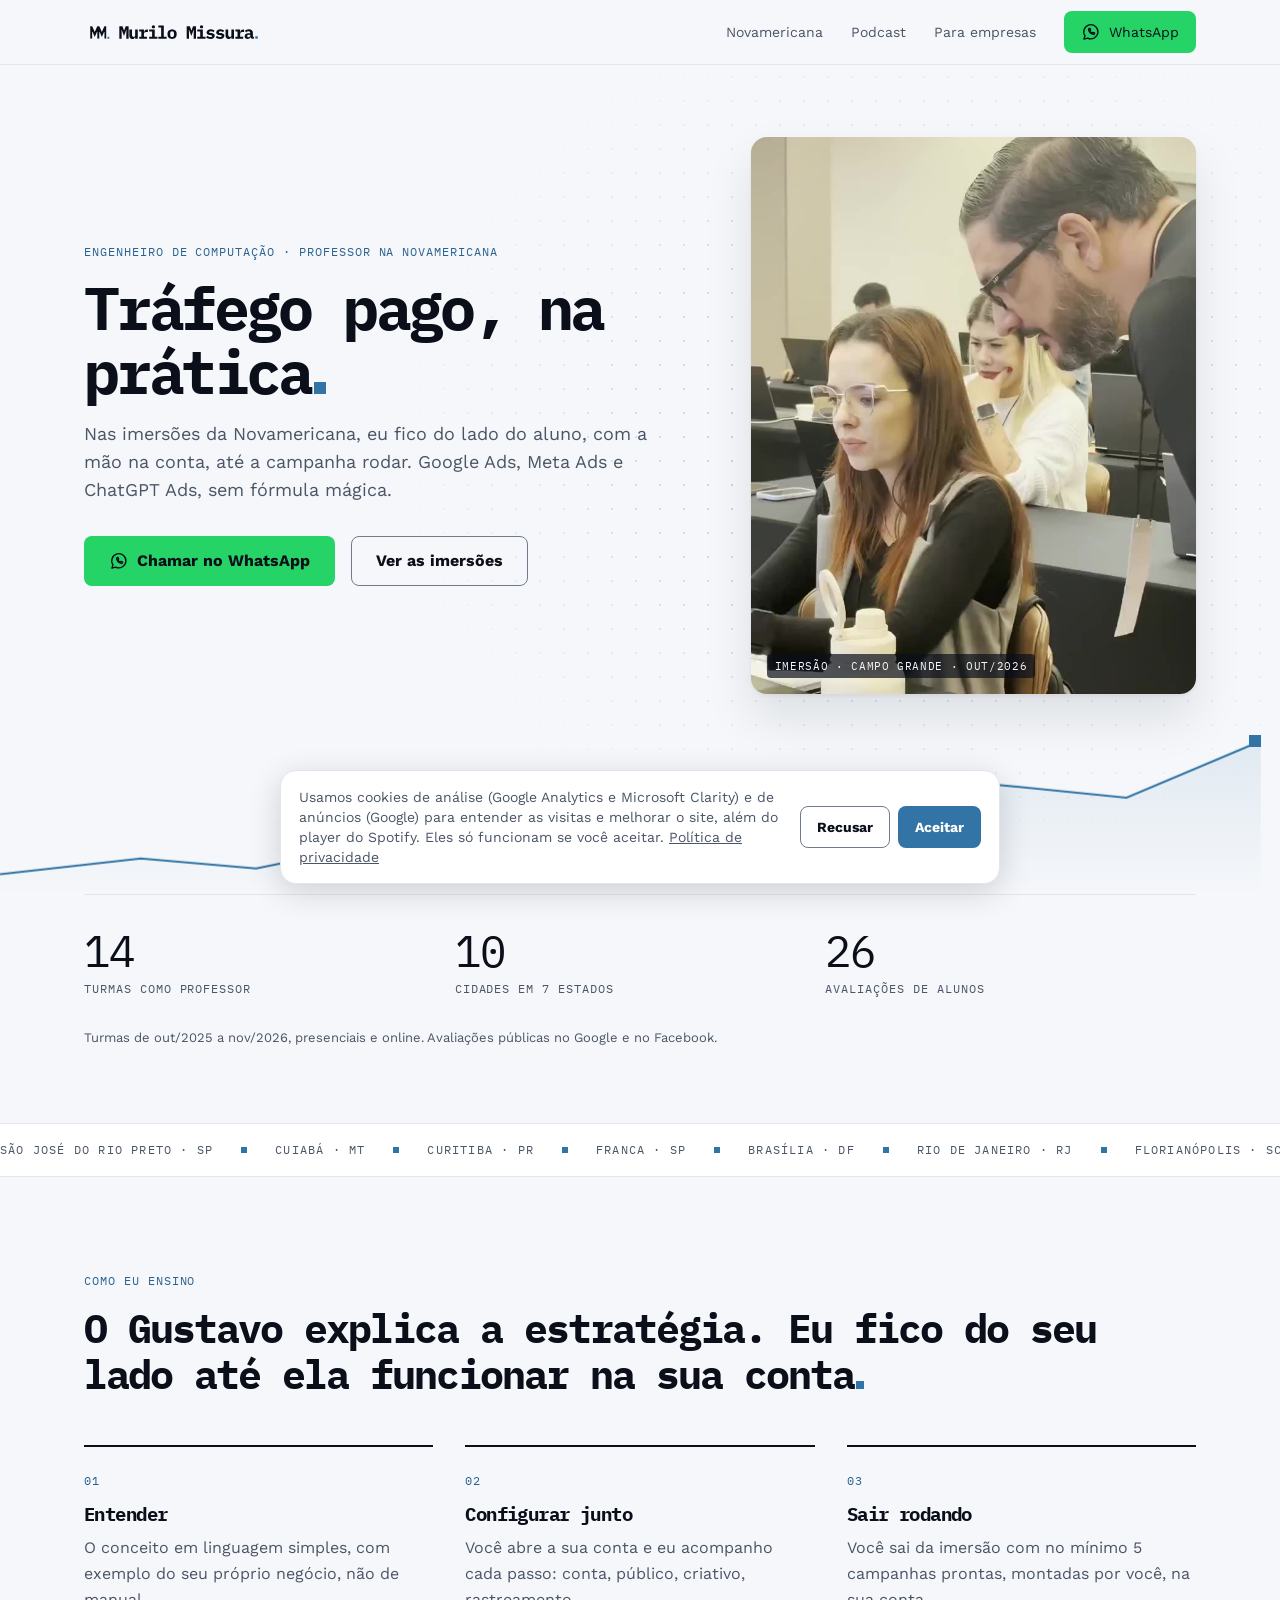
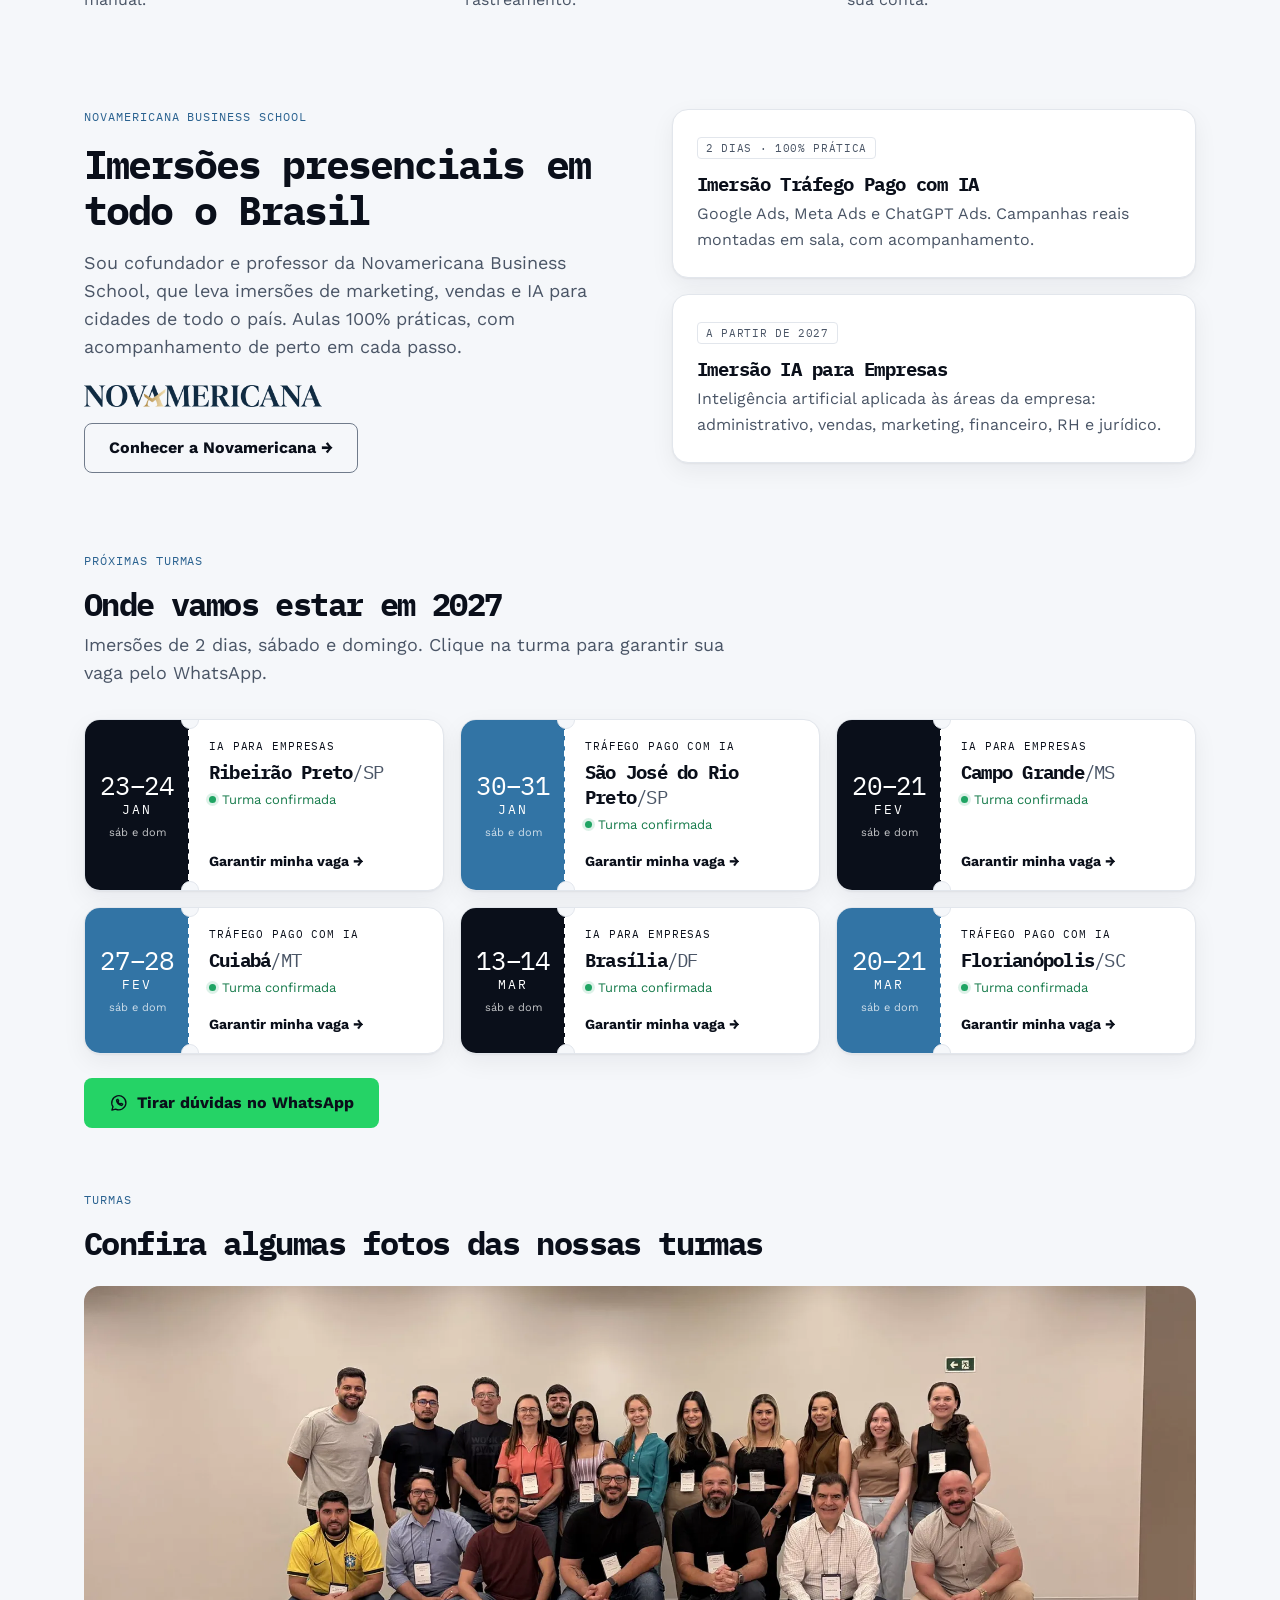
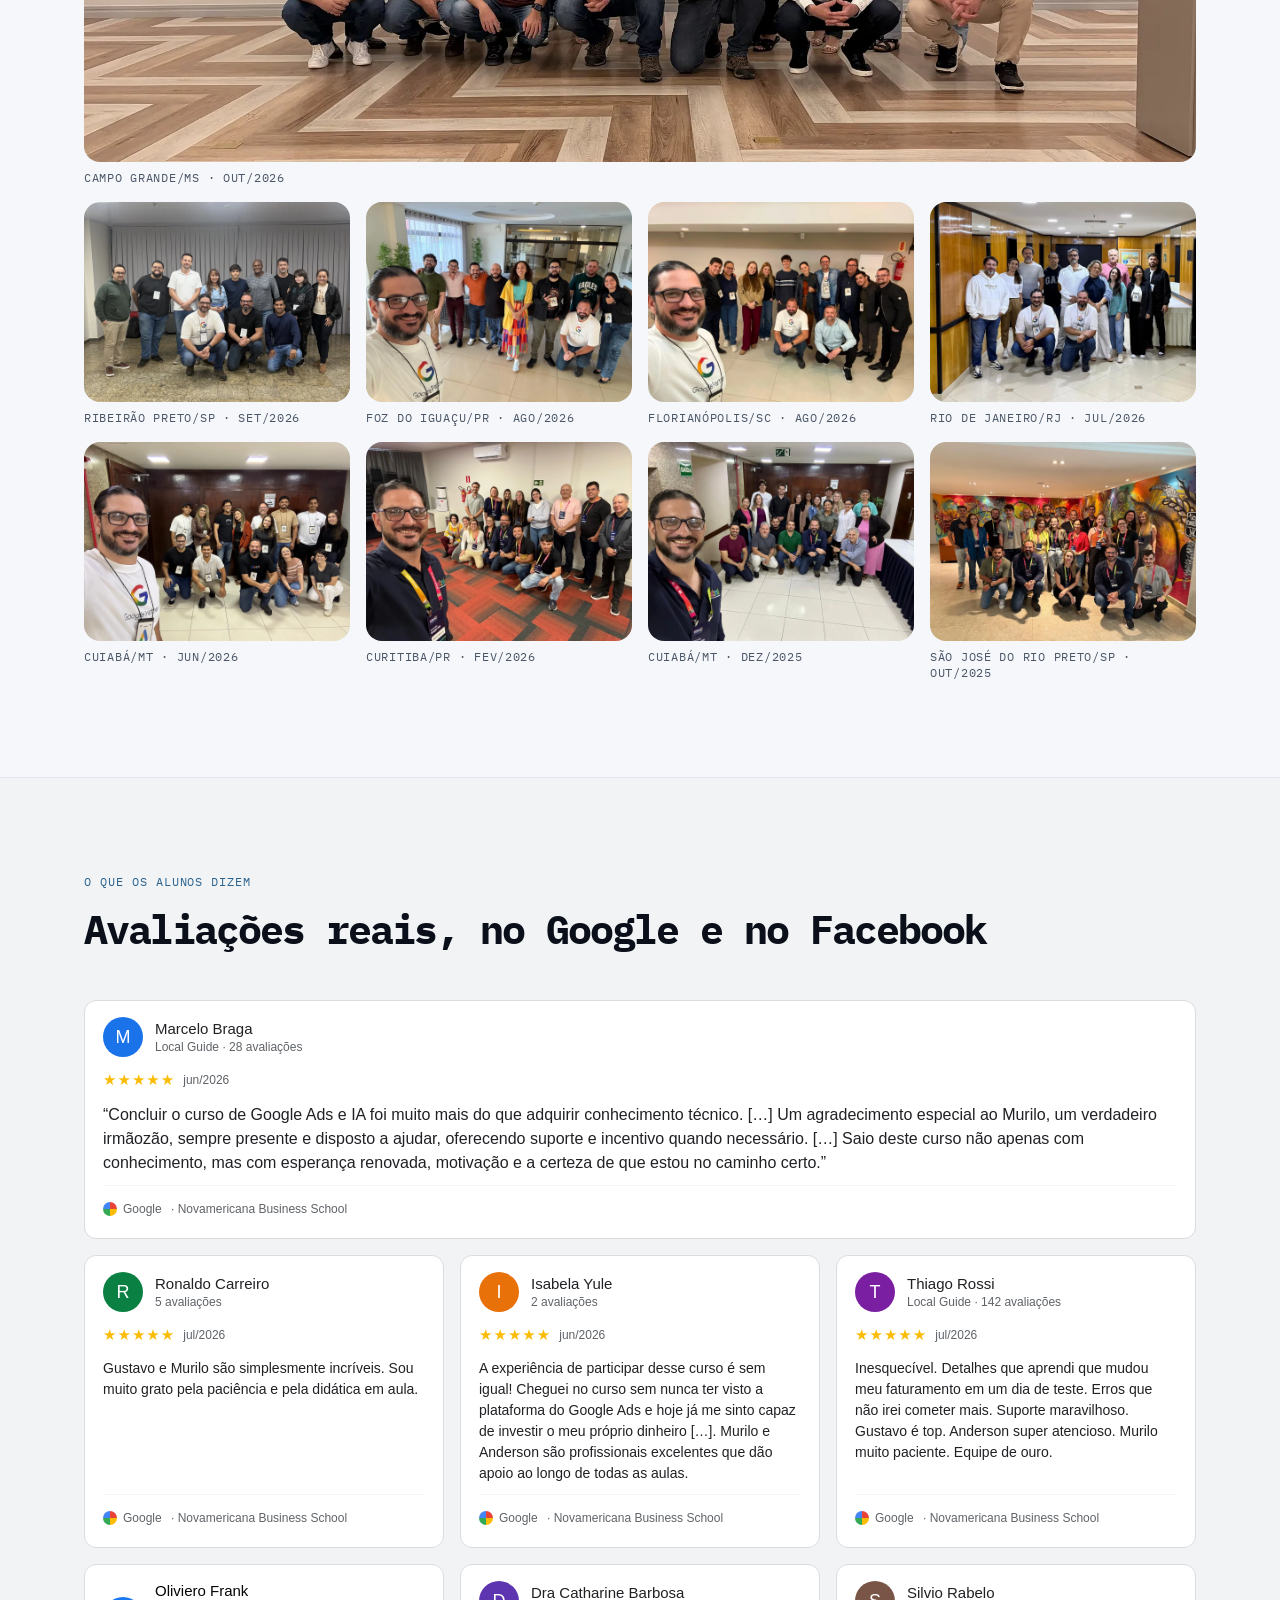
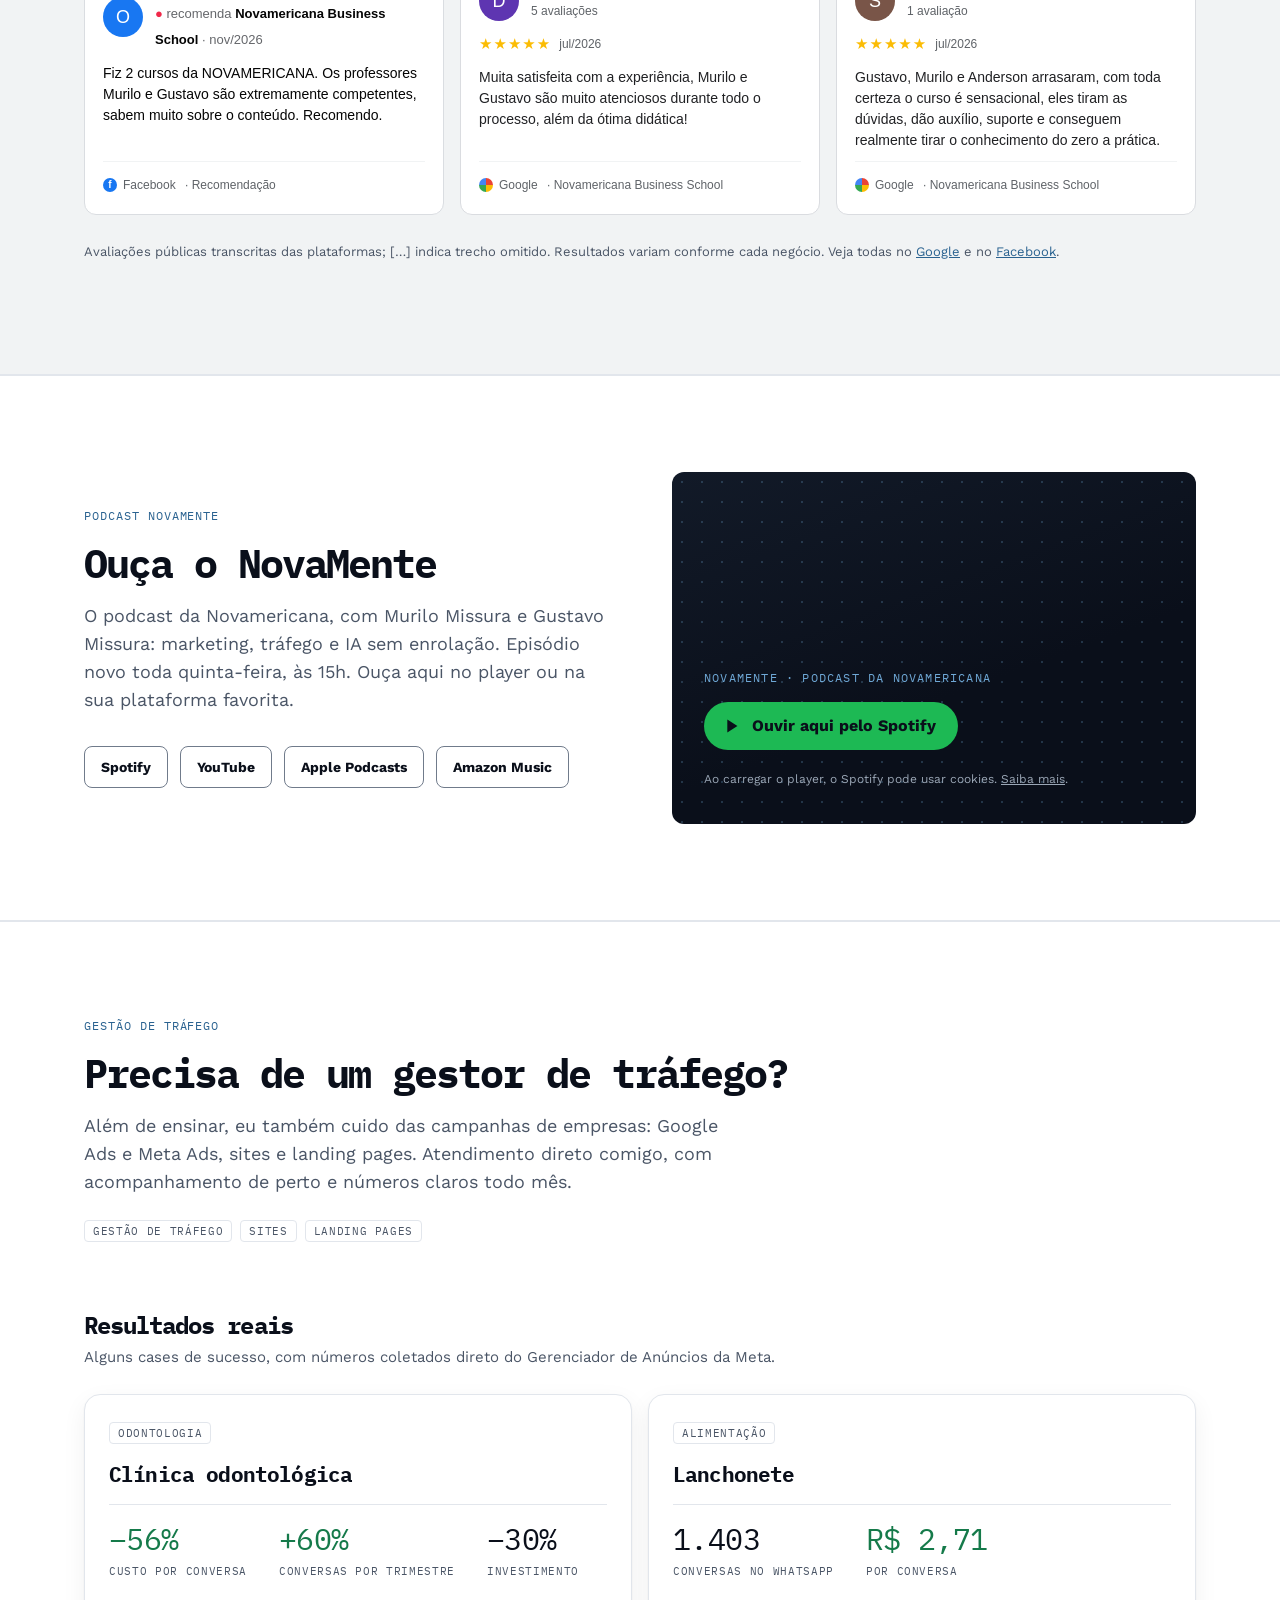
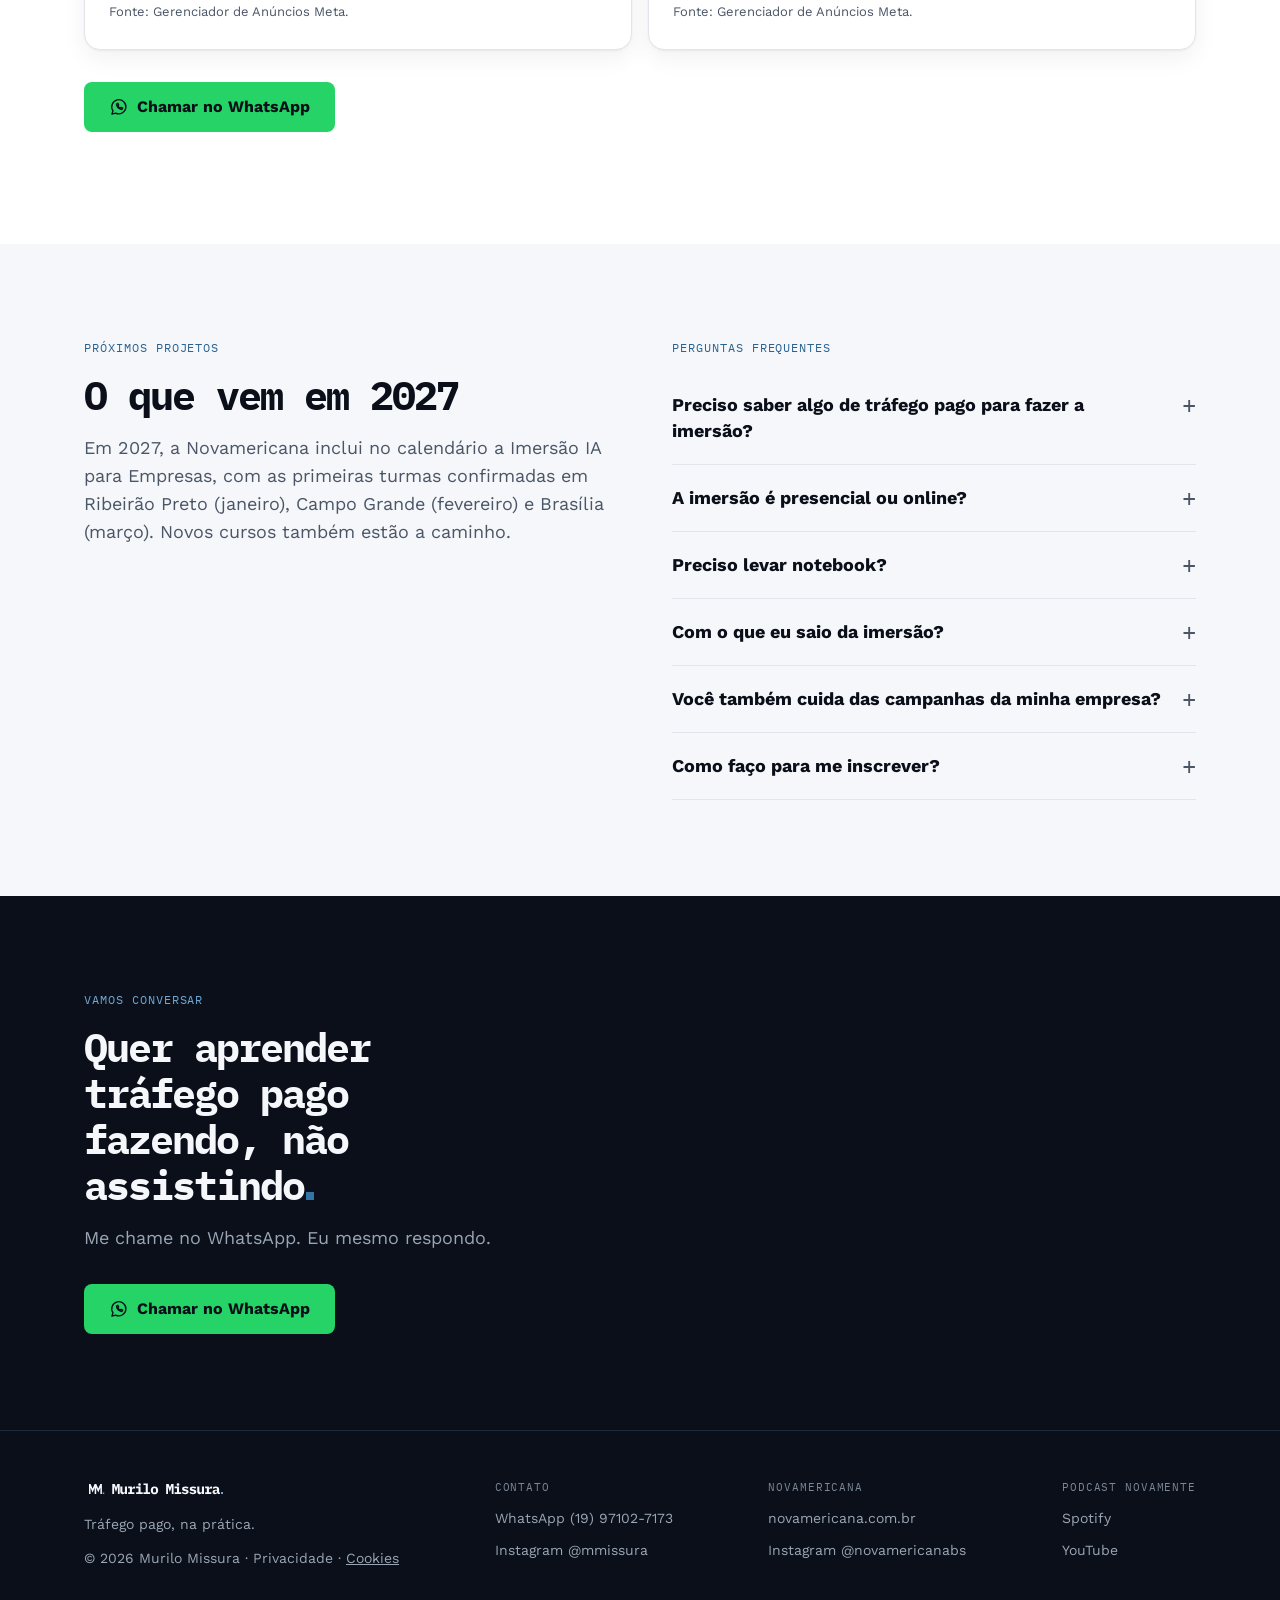
<file: index.html>
<!doctype html>
<html lang="pt-BR">
<head>
<meta charset="utf-8">
<!-- Consentimento (Consent Mode v2) + Google Tag Manager -->
<script>
window.dataLayer=window.dataLayer||[];function gtag(){dataLayer.push(arguments);}
gtag('consent','default',{ad_storage:'denied',ad_user_data:'denied',ad_personalization:'denied',analytics_storage:'denied',functionality_storage:'granted',security_storage:'granted',wait_for_update:500});
gtag('set','ads_data_redaction',true);
try{if(localStorage.getItem('mm-consent')==='yes'){gtag('consent','update',{ad_storage:'granted',ad_user_data:'granted',ad_personalization:'granted',analytics_storage:'granted'});dataLayer.push({event:'consent_ready',consent:'granted'});}}catch(e){}
(function(w,d,s,l,i){w[l]=w[l]||[];w[l].push({'gtm.start':new Date().getTime(),event:'gtm.js'});var f=d.getElementsByTagName(s)[0],j=d.createElement(s),dl=l!='dataLayer'?'&l='+l:'';j.async=true;j.src='https://www.googletagmanager.com/gtm.js?id='+i+dl;f.parentNode.insertBefore(j,f);})(window,document,'script','dataLayer','GTM-TDWP5HX4');
</script>

<meta name="msvalidate.01" content="7D0F8C36B927B9B3EB1E4F52EDC9B13F">
<meta name="viewport" content="width=device-width, initial-scale=1">
<title>Murilo Missura · Tráfego pago, na prática.</title>
<meta name="description" content="Engenheiro de computação, cofundador e professor das imersões de tráfego pago da Novamericana. Google Ads, Meta Ads e ChatGPT Ads na prática.">
<meta property="og:title" content="Murilo Missura · Tráfego pago, na prática.">
<meta property="og:description" content="Engenheiro de computação e professor das imersões de tráfego pago da Novamericana.">
<meta property="og:type" content="website">
<meta property="og:url" content="https://murilomissura.com.br/">
<meta property="og:image" content="https://murilomissura.com.br/assets/img/og.jpg">
<meta property="og:image:width" content="1200">
<meta property="og:image:height" content="630">
<meta property="og:locale" content="pt_BR">
<meta name="twitter:card" content="summary_large_image">
<link rel="canonical" href="https://murilomissura.com.br/">
<meta name="theme-color" content="#F5F7FA">
<link rel="icon" href="assets/logo/avatar-azul.svg" type="image/svg+xml">
<link rel="stylesheet" href="assets/css/site.css?v=5">
</head>
<body>
<noscript><iframe src="https://www.googletagmanager.com/ns.html?id=GTM-TDWP5HX4" height="0" width="0" style="display:none;visibility:hidden"></iframe></noscript>

<a class="skip" href="#conteudo">Pular para o conteúdo</a>

<svg width="0" height="0" style="position:absolute" aria-hidden="true">
  <symbol id="wa" viewBox="0 0 24 24"><path fill="none" stroke="currentColor" stroke-width="1.6" stroke-linejoin="round" d="M3.5 20.5l1.3-4A8.5 8.5 0 1 1 8 19.3z"/><path fill="none" stroke="currentColor" stroke-width="1.6" stroke-linejoin="round" d="M9 8.5c0 3.5 3 6.5 6.5 6.5l1-1.6-2-1-1 1c-1.2-.5-2.3-1.6-2.9-2.9l1-1-1-2L9 8.5z"/></symbol>
</svg>

<header class="top">
  <div class="wrap">
    <a href="#inicio" aria-label="Murilo Missura, início"><img src="assets/logo/logo-horizontal-positivo.svg" alt="Murilo Missura" width="180" height="25"></a>
    <nav class="nav" aria-label="Principal">
      <a class="lk" href="#novamericana">Novamericana</a>
      <a class="lk" href="#podcast">Podcast</a>
      <a class="lk" href="#empresas">Para empresas</a>
      <a class="btn btn-wa btn-sm" href="https://wa.me/5519971027173?text=Ol%C3%A1%2C%20Murilo!%20Vi%20seu%20site%20e%20quero%20saber%20mais%20sobre%20as%20imers%C3%B5es." target="_blank" rel="noopener"><svg><use href="#wa"/></svg>WhatsApp</a>
    </nav>
  </div>
</header>

<main id="conteudo">

<!-- HERO -->
<section class="hero" id="inicio">
  <div class="dots" aria-hidden="true"></div>
  <svg class="dataline" viewBox="0 0 1000 240" preserveAspectRatio="none" aria-hidden="true">
    <defs><linearGradient id="mmfade" x1="0" y1="0" x2="0" y2="1"><stop offset="0" stop-color="#3274A5" stop-opacity=".10"/><stop offset="1" stop-color="#3274A5" stop-opacity="0"/></linearGradient></defs>
    <path class="area" d="M0 212 L110 190 L200 204 L320 160 L420 178 L550 128 L650 146 L780 86 L880 104 L985 24 L985 240 L0 240Z"/>
    <path class="ln" d="M0 212 L110 190 L200 204 L320 160 L420 178 L550 128 L650 146 L780 86 L880 104 L985 24"/>
  </svg>
  <span class="dl-pt" aria-hidden="true"></span>
  <div class="wrap">
    <div>
      <p class="eyebrow">Engenheiro de computação · Professor na Novamericana</p>
      <h1 class="h-xl">Tráfego pago, na prática<span class="ponto"></span></h1>
      <p class="lead">Nas imersões da Novamericana, eu fico do lado do aluno, com a mão na conta, até a campanha rodar. Google Ads, Meta Ads e ChatGPT Ads, sem fórmula mágica.</p>
      <div class="ctas">
        <a class="btn btn-wa" href="https://wa.me/5519971027173?text=Ol%C3%A1%2C%20Murilo!%20Vi%20seu%20site%20e%20quero%20saber%20mais%20sobre%20as%20imers%C3%B5es." target="_blank" rel="noopener"><svg><use href="#wa"/></svg>Chamar no WhatsApp</a>
        <a class="btn btn-secondary" href="#novamericana">Ver as imersões</a>
      </div>
    </div>
    <div class="hero-media">
      <video src="assets/video/hero-loop.mp4" poster="assets/video/hero-poster.jpg" autoplay muted loop playsinline aria-label="Murilo auxiliando alunos durante uma imersão"></video>
      <span class="cap">Imersão · Campo Grande · out/2026</span>
    </div>
  </div>
</section>

<!-- PROVA -->
<div class="proof">
  <div class="wrap">
    <div class="grid">
      <div class="it"><b data-count="14">14</b><span>Turmas como professor</span></div>
      <div class="it"><b data-count="10">10</b><span>Cidades em 7 estados</span></div>
      <div class="it"><b data-count="26">26</b><span>Avaliações de alunos</span></div>
    </div>
    <small>Turmas de out/2025 a nov/2026, presenciais e online. Avaliações públicas no Google e no Facebook.</small>
  </div>
</div>

<div class="marquee" role="img" aria-label="Cidades onde já dei aula: São José do Rio Preto/SP, Cuiabá/MT, Curitiba/PR, Franca/SP, Brasília/DF, Rio de Janeiro/RJ, Florianópolis/SC, Foz do Iguaçu/PR, Ribeirão Preto/SP, Campo Grande/MS"><div class="track"><span>São José do Rio Preto · SP</span><span>Cuiabá · MT</span><span>Curitiba · PR</span><span>Franca · SP</span><span>Brasília · DF</span><span>Rio de Janeiro · RJ</span><span>Florianópolis · SC</span><span>Foz do Iguaçu · PR</span><span>Ribeirão Preto · SP</span><span>Campo Grande · MS</span><span aria-hidden="true">São José do Rio Preto · SP</span><span aria-hidden="true">Cuiabá · MT</span><span aria-hidden="true">Curitiba · PR</span><span aria-hidden="true">Franca · SP</span><span aria-hidden="true">Brasília · DF</span><span aria-hidden="true">Rio de Janeiro · RJ</span><span aria-hidden="true">Florianópolis · SC</span><span aria-hidden="true">Foz do Iguaçu · PR</span><span aria-hidden="true">Ribeirão Preto · SP</span><span aria-hidden="true">Campo Grande · MS</span></div></div>

<!-- COMO EU ENSINO -->
<section id="como">
  <div class="wrap">
    <p class="eyebrow">Como eu ensino</p>
    <h2 class="reveal h-d">O Gustavo explica a estratégia. Eu fico do seu lado até ela funcionar na sua conta<span class="ponto"></span></h2>
    <div class="steps">
      <div class="reveal step"><span class="n">01</span><h3 class="h3">Entender</h3><p>O conceito em linguagem simples, com exemplo do seu próprio negócio, não de manual.</p></div>
      <div class="reveal step"><span class="n">02</span><h3 class="h3">Configurar junto</h3><p>Você abre a sua conta e eu acompanho cada passo: conta, público, criativo, rastreamento.</p></div>
      <div class="reveal step"><span class="n">03</span><h3 class="h3">Sair rodando</h3><p>Você sai da imersão com no mínimo 5 campanhas prontas, montadas por você, na sua conta.</p></div>
    </div>
  </div>
</section>

<!-- NOVAMERICANA -->
<section id="novamericana" style="padding-top:0">
  <div class="wrap">
    <div class="split">
      <div>
        <p class="eyebrow">Novamericana Business School</p>
        <h2 class="reveal h-d">Imersões presenciais em todo o Brasil</h2>
        <p class="lead">Sou cofundador e professor da Novamericana Business School, que leva imersões de marketing, vendas e IA para cidades de todo o país. Aulas 100% práticas, com acompanhamento de perto em cada passo.</p>
        <img class="nova-logo" src="assets/logo/novamericana.png" alt="Novamericana Business School" width="240" height="22">
        <p><a class="btn btn-secondary" href="https://novamericana.com.br" target="_blank" rel="noopener">Conhecer a Novamericana →</a></p>
      </div>
      <div class="courses">
        <div class="reveal card course">
          <span class="tag">2 dias · 100% prática</span>
          <h3 class="h3">Imersão Tráfego Pago com IA</h3>
          <p>Google Ads, Meta Ads e ChatGPT Ads. Campanhas reais montadas em sala, com acompanhamento.</p>
        </div>
        <div class="reveal card course">
          <span class="tag">A partir de 2027</span>
          <h3 class="h3">Imersão IA para Empresas</h3>
          <p>Inteligência artificial aplicada às áreas da empresa: administrativo, vendas, marketing, financeiro, RH e jurídico.</p>
        </div>
      </div>
    </div>

    <div class="cities-wrap">
      <p class="eyebrow">Próximas turmas</p>
      <h3 class="h-d" style="font-size:32px;line-height:38px">Onde vamos estar em 2027</h3>
      <p class="lead" style="margin-top:8px">Imersões de 2 dias, sábado e domingo. Clique na turma para garantir sua vaga pelo WhatsApp.</p>
      <div class="tickets">
<article class="reveal tk tk--ia" data-end="2027-01-24">
  <div class="tk-date"><b>23–24</b><span>Jan</span><small>sáb e dom</small></div>
  <div class="tk-body">
    <span class="tk-curso">IA para Empresas</span>
    <h3>Ribeirão Preto<span>/SP</span></h3>
    <span class="tk-st ok">Turma confirmada</span>
    <a class="tk-cta" href="https://wa.me/5519971027173?text=Ol%C3%A1%2C%20Murilo%21%20Vi%20seu%20site%20e%20quero%20garantir%20minha%20vaga%20na%20Imers%C3%A3o%20IA%20para%20Empresas%20em%20Ribeir%C3%A3o%20Preto/SP%20%2823%20e%2024%20de%20janeiro%29." target="_blank" rel="noopener" aria-label="Garantir minha vaga na turma de Ribeirão Preto/SP pelo WhatsApp">Garantir minha vaga <span aria-hidden="true">→</span></a>
  </div>
</article>
<article class="reveal tk tk--tp" data-end="2027-01-31">
  <div class="tk-date"><b>30–31</b><span>Jan</span><small>sáb e dom</small></div>
  <div class="tk-body">
    <span class="tk-curso">Tráfego Pago com IA</span>
    <h3>São José do Rio Preto<span>/SP</span></h3>
    <span class="tk-st ok">Turma confirmada</span>
    <a class="tk-cta" href="https://wa.me/5519971027173?text=Ol%C3%A1%2C%20Murilo%21%20Vi%20seu%20site%20e%20quero%20garantir%20minha%20vaga%20na%20Imers%C3%A3o%20Tr%C3%A1fego%20Pago%20com%20IA%20em%20S%C3%A3o%20Jos%C3%A9%20do%20Rio%20Preto/SP%20%2830%20e%2031%20de%20janeiro%29." target="_blank" rel="noopener" aria-label="Garantir minha vaga na turma de São José do Rio Preto/SP pelo WhatsApp">Garantir minha vaga <span aria-hidden="true">→</span></a>
  </div>
</article>
<article class="reveal tk tk--ia" data-end="2027-02-21">
  <div class="tk-date"><b>20–21</b><span>Fev</span><small>sáb e dom</small></div>
  <div class="tk-body">
    <span class="tk-curso">IA para Empresas</span>
    <h3>Campo Grande<span>/MS</span></h3>
    <span class="tk-st ok">Turma confirmada</span>
    <a class="tk-cta" href="https://wa.me/5519971027173?text=Ol%C3%A1%2C%20Murilo%21%20Vi%20seu%20site%20e%20quero%20garantir%20minha%20vaga%20na%20Imers%C3%A3o%20IA%20para%20Empresas%20em%20Campo%20Grande/MS%20%2820%20e%2021%20de%20fevereiro%29." target="_blank" rel="noopener" aria-label="Garantir minha vaga na turma de Campo Grande/MS pelo WhatsApp">Garantir minha vaga <span aria-hidden="true">→</span></a>
  </div>
</article>
<article class="reveal tk tk--tp" data-end="2027-02-28">
  <div class="tk-date"><b>27–28</b><span>Fev</span><small>sáb e dom</small></div>
  <div class="tk-body">
    <span class="tk-curso">Tráfego Pago com IA</span>
    <h3>Cuiabá<span>/MT</span></h3>
    <span class="tk-st ok">Turma confirmada</span>
    <a class="tk-cta" href="https://wa.me/5519971027173?text=Ol%C3%A1%2C%20Murilo%21%20Vi%20seu%20site%20e%20quero%20garantir%20minha%20vaga%20na%20Imers%C3%A3o%20Tr%C3%A1fego%20Pago%20com%20IA%20em%20Cuiab%C3%A1/MT%20%2827%20e%2028%20de%20fevereiro%29." target="_blank" rel="noopener" aria-label="Garantir minha vaga na turma de Cuiabá/MT pelo WhatsApp">Garantir minha vaga <span aria-hidden="true">→</span></a>
  </div>
</article>
<article class="reveal tk tk--ia" data-end="2027-03-14">
  <div class="tk-date"><b>13–14</b><span>Mar</span><small>sáb e dom</small></div>
  <div class="tk-body">
    <span class="tk-curso">IA para Empresas</span>
    <h3>Brasília<span>/DF</span></h3>
    <span class="tk-st ok">Turma confirmada</span>
    <a class="tk-cta" href="https://wa.me/5519971027173?text=Ol%C3%A1%2C%20Murilo%21%20Vi%20seu%20site%20e%20quero%20garantir%20minha%20vaga%20na%20Imers%C3%A3o%20IA%20para%20Empresas%20em%20Bras%C3%ADlia/DF%20%2813%20e%2014%20de%20mar%C3%A7o%29." target="_blank" rel="noopener" aria-label="Garantir minha vaga na turma de Brasília/DF pelo WhatsApp">Garantir minha vaga <span aria-hidden="true">→</span></a>
  </div>
</article>
<article class="reveal tk tk--tp" data-end="2027-03-21">
  <div class="tk-date"><b>20–21</b><span>Mar</span><small>sáb e dom</small></div>
  <div class="tk-body">
    <span class="tk-curso">Tráfego Pago com IA</span>
    <h3>Florianópolis<span>/SC</span></h3>
    <span class="tk-st ok">Turma confirmada</span>
    <a class="tk-cta" href="https://wa.me/5519971027173?text=Ol%C3%A1%2C%20Murilo%21%20Vi%20seu%20site%20e%20quero%20garantir%20minha%20vaga%20na%20Imers%C3%A3o%20Tr%C3%A1fego%20Pago%20com%20IA%20em%20Florian%C3%B3polis/SC%20%2820%20e%2021%20de%20mar%C3%A7o%29." target="_blank" rel="noopener" aria-label="Garantir minha vaga na turma de Florianópolis/SC pelo WhatsApp">Garantir minha vaga <span aria-hidden="true">→</span></a>
  </div>
</article>
</div>
<p class="tk-empty" hidden>As próximas datas saem em breve. Chame no WhatsApp para saber primeiro.</p>
      <p style="margin-top:24px"><a class="btn btn-wa" href="https://wa.me/5519971027173?text=Ol%C3%A1%2C%20Murilo!%20Vi%20seu%20site%20e%20tenho%20d%C3%BAvidas%20sobre%20as%20imers%C3%B5es." target="_blank" rel="noopener"><svg><use href="#wa"/></svg>Tirar dúvidas no WhatsApp</a></p>
    </div>

    <!-- Mapa de turmas -->
    <div class="cities-wrap">
      <p class="eyebrow">Turmas</p>
      <h3 class="h-d" style="font-size:32px;line-height:38px">Confira algumas fotos das nossas turmas</h3>
    </div>
    <div class="turmas" style="margin-top:24px">
      <figure class="reveal turma destaque"><img src="assets/img/turmas/2026-10_campo-grande.webp" alt="Turma de Campo Grande, outubro de 2026" loading="lazy" width="1200" height="900"><figcaption>Campo Grande/MS · out/2026</figcaption></figure>
      <figure class="reveal turma"><img src="assets/img/turmas/2026-09_ribeirao-preto.webp" alt="Turma de Ribeirão Preto, setembro de 2026" loading="lazy" width="1200" height="900"><figcaption>Ribeirão Preto/SP · set/2026</figcaption></figure>
      <figure class="reveal turma"><img src="assets/img/turmas/2026-08_foz-do-iguacu.webp" alt="Turma de Foz do Iguaçu, agosto de 2026" loading="lazy" width="1200" height="900"><figcaption>Foz do Iguaçu/PR · ago/2026</figcaption></figure>
      <figure class="reveal turma"><img src="assets/img/turmas/2026-08_florianopolis.webp" alt="Turma de Florianópolis, agosto de 2026" loading="lazy" width="1200" height="900"><figcaption>Florianópolis/SC · ago/2026</figcaption></figure>
      <figure class="reveal turma"><img src="assets/img/turmas/2026-07_rio-de-janeiro.webp" alt="Turma do Rio de Janeiro, julho de 2026" loading="lazy" width="1200" height="900"><figcaption>Rio de Janeiro/RJ · jul/2026</figcaption></figure>
      <figure class="reveal turma"><img src="assets/img/turmas/2026-06_cuiaba.webp" alt="Turma de Cuiabá, junho de 2026" loading="lazy" width="1200" height="900"><figcaption>Cuiabá/MT · jun/2026</figcaption></figure>
      <figure class="reveal turma"><img src="assets/img/turmas/2026-02_curitiba.webp" alt="Turma de Curitiba, fevereiro de 2026" loading="lazy" width="1200" height="900"><figcaption>Curitiba/PR · fev/2026</figcaption></figure>
      <figure class="reveal turma"><img src="assets/img/turmas/2025-12_cuiaba.webp" alt="Turma de Cuiabá, dezembro de 2025" loading="lazy" width="1200" height="900"><figcaption>Cuiabá/MT · dez/2025</figcaption></figure>
      <figure class="reveal turma"><img src="assets/img/turmas/2025-10_sao-jose-do-rio-preto.webp" alt="Turma de São José do Rio Preto, outubro de 2025" loading="lazy" width="1200" height="900"><figcaption>São José do Rio Preto/SP · out/2025</figcaption></figure>
    </div>
  </div>
</section>

<!-- AVALIAÇÕES -->
<section id="avaliacoes" style="background:#F1F3F4;border-top:1px solid var(--line);border-bottom:1px solid var(--line)">
  <div class="wrap">
    <p class="eyebrow">O que os alunos dizem</p>
    <h2 class="reveal h-d" style="margin-bottom:40px">Avaliações reais, no Google e no Facebook</h2>
    <div class="reviews"><div class="reveal rv big"><div class="rv-head"><span class="rv-av" style="background:#1A73E8">M</span><div><div class="rv-name">Marcelo Braga</div><div class="rv-meta">Local Guide · 28 avaliações</div></div></div><div class="rv-stars"><span>★★★★★</span>jun/2026</div><p>“Concluir o curso de Google Ads e IA foi muito mais do que adquirir conhecimento técnico. […] Um agradecimento especial ao Murilo, um verdadeiro irmãozão, sempre presente e disposto a ajudar, oferecendo suporte e incentivo quando necessário. […] Saio deste curso não apenas com conhecimento, mas com esperança renovada, motivação e a certeza de que estou no caminho certo.”</p><div class="rv-src"><i class="rv-g"></i><b>Google</b>&nbsp;· Novamericana Business School</div></div><div class="reveal rv"><div class="rv-head"><span class="rv-av" style="background:#0B8043">R</span><div><div class="rv-name">Ronaldo Carreiro</div><div class="rv-meta">5 avaliações</div></div></div><div class="rv-stars"><span>★★★★★</span>jul/2026</div><p>Gustavo e Murilo são simplesmente incríveis. Sou muito grato pela paciência e pela didática em aula.</p><div class="rv-src"><i class="rv-g"></i><b>Google</b>&nbsp;· Novamericana Business School</div></div><div class="reveal rv"><div class="rv-head"><span class="rv-av" style="background:#E8710A">I</span><div><div class="rv-name">Isabela Yule</div><div class="rv-meta">2 avaliações</div></div></div><div class="rv-stars"><span>★★★★★</span>jun/2026</div><p>A experiência de participar desse curso é sem igual! Cheguei no curso sem nunca ter visto a plataforma do Google Ads e hoje já me sinto capaz de investir o meu próprio dinheiro […]. Murilo e Anderson são profissionais excelentes que dão apoio ao longo de todas as aulas.</p><div class="rv-src"><i class="rv-g"></i><b>Google</b>&nbsp;· Novamericana Business School</div></div><div class="reveal rv"><div class="rv-head"><span class="rv-av" style="background:#7B1FA2">T</span><div><div class="rv-name">Thiago Rossi</div><div class="rv-meta">Local Guide · 142 avaliações</div></div></div><div class="rv-stars"><span>★★★★★</span>jul/2026</div><p>Inesquecível. Detalhes que aprendi que mudou meu faturamento em um dia de teste. Erros que não irei cometer mais. Suporte maravilhoso. Gustavo é top. Anderson super atencioso. Murilo muito paciente. Equipe de ouro.</p><div class="rv-src"><i class="rv-g"></i><b>Google</b>&nbsp;· Novamericana Business School</div></div><div class="reveal rv fb"><div class="rv-head"><span class="rv-av" style="background:#1877F2">O</span><div><div class="rv-name">Oliviero Frank</div><div class="rv-rec"><i>●</i> recomenda <b>Novamericana Business School</b> · nov/2026</div></div></div><p>Fiz 2 cursos da NOVAMERICANA. Os professores Murilo e Gustavo são extremamente competentes, sabem muito sobre o conteúdo. Recomendo.</p><div class="rv-src"><i class="rv-f">f</i><b>Facebook</b>&nbsp;· Recomendação</div></div><div class="reveal rv"><div class="rv-head"><span class="rv-av" style="background:#5E35B1">D</span><div><div class="rv-name">Dra Catharine Barbosa</div><div class="rv-meta">5 avaliações</div></div></div><div class="rv-stars"><span>★★★★★</span>jul/2026</div><p>Muita satisfeita com a experiência, Murilo e Gustavo são muito atenciosos durante todo o processo, além da ótima didática!</p><div class="rv-src"><i class="rv-g"></i><b>Google</b>&nbsp;· Novamericana Business School</div></div><div class="reveal rv"><div class="rv-head"><span class="rv-av" style="background:#795548">S</span><div><div class="rv-name">Silvio Rabelo</div><div class="rv-meta">1 avaliação</div></div></div><div class="rv-stars"><span>★★★★★</span>jul/2026</div><p>Gustavo, Murilo e Anderson arrasaram, com toda certeza o curso é sensacional, eles tiram as dúvidas, dão auxílio, suporte e conseguem realmente tirar o conhecimento do zero a prática.</p><div class="rv-src"><i class="rv-g"></i><b>Google</b>&nbsp;· Novamericana Business School</div></div></div>
    <p class="note">Avaliações públicas transcritas das plataformas; […] indica trecho omitido. Resultados variam conforme cada negócio. Veja todas no <a href="https://maps.app.goo.gl/te6Mt1kuoHh7A6iWA" target="_blank" rel="noopener">Google</a> e no <a href="https://www.facebook.com/novamericanabs/reviews" target="_blank" rel="noopener">Facebook</a>.</p>
  </div>
</section>

<!-- PODCAST -->
<section id="podcast" class="pod">
  <div class="wrap pod-grid">
    <div>
      <p class="eyebrow">Podcast NovaMente</p>
      <h2 class="reveal h-d">Ouça o NovaMente</h2>
      <p class="lead">O podcast da Novamericana, com Murilo Missura e Gustavo Missura: marketing, tráfego e IA sem enrolação. Episódio novo toda quinta-feira, às 15h. Ouça aqui no player ou na sua plataforma favorita.</p>
      <div class="platforms">
        <a class="btn btn-secondary btn-sm" href="https://open.spotify.com/show/033nzyGtiVKPJy631gWz9Q" target="_blank" rel="noopener">Spotify</a>
        <a class="btn btn-secondary btn-sm" href="https://www.youtube.com/@novamericana/podcasts" target="_blank" rel="noopener">YouTube</a>
        <a class="btn btn-secondary btn-sm" href="https://podcasts.apple.com/us/podcast/novamente/id1896832558" target="_blank" rel="noopener">Apple Podcasts</a>
        <a class="btn btn-secondary btn-sm" href="https://music.amazon.com.br/podcasts/22f1e307-b5b0-4e01-be1c-ee0896a42537/novamente" target="_blank" rel="noopener">Amazon Music</a>
      </div>
    </div>
    <div class="reveal player" id="player" data-src="https://open.spotify.com/embed/show/033nzyGtiVKPJy631gWz9Q?utm_source=generator&amp;theme=0">
      <div class="player-ph">
        <span class="player-k">NovaMente · Podcast da Novamericana</span>
        <button type="button" class="player-play" id="player-load"><svg viewBox="0 0 24 24" aria-hidden="true"><path d="M8 5v14l11-7z" fill="currentColor"/></svg>Ouvir aqui pelo Spotify</button>
        <small>Ao carregar o player, o Spotify pode usar cookies. <a href="privacidade.html">Saiba mais</a>.</small>
      </div>
    </div>
  </div>
</section>

<!-- GESTÃO DE TRÁFEGO -->
<section id="empresas" style="background:var(--surface-raised);border-top:1px solid var(--line)">
  <div class="wrap">
    <p class="eyebrow">Gestão de tráfego</p>
    <h2 class="reveal h-d">Precisa de um gestor de tráfego?</h2>
    <p class="lead">Além de ensinar, eu também cuido das campanhas de empresas: Google Ads e Meta Ads, sites e landing pages. Atendimento direto comigo, com acompanhamento de perto e números claros todo mês.</p>
    <div class="services"><span class="tag">Gestão de tráfego</span><span class="tag">Sites</span><span class="tag">Landing pages</span></div>
    <h3 class="cases-title">Resultados reais</h3>
    <p class="cases-sub">Alguns cases de sucesso, com números coletados direto do Gerenciador de Anúncios da Meta.</p>
    <div class="cases">
      <article class="reveal card case">
        <span class="tag">Odontologia</span>
        <h3>Clínica odontológica</h3>
        <div class="res">
          <div><b>−56%</b><span>Custo por conversa</span></div>
          <div><b>+60%</b><span>Conversas por trimestre</span></div>
          <div><b class="n">−30%</b><span>Investimento</span></div>
        </div>
        <p class="src">Fonte: Gerenciador de Anúncios Meta.</p>
      </article>
      <article class="reveal card case">
        <span class="tag">Alimentação</span>
        <h3>Lanchonete</h3>
        <div class="res">
          <div><b class="n">1.403</b><span>Conversas no WhatsApp</span></div>
          <div><b>R$ 2,71</b><span>Por conversa</span></div>
        </div>
        <p class="src">Fonte: Gerenciador de Anúncios Meta.</p>
      </article>
    </div>
    <p style="margin-top:32px"><a class="btn btn-wa" href="https://wa.me/5519971027173?text=Ol%C3%A1%2C%20Murilo!%20Vi%20seu%20site%20e%20quero%20falar%20sobre%20gest%C3%A3o%20de%20tr%C3%A1fego%20para%20minha%20empresa." target="_blank" rel="noopener"><svg><use href="#wa"/></svg>Chamar no WhatsApp</a></p>
  </div>
</section>

<!-- PRÓXIMOS PROJETOS + FAQ -->
<section id="faq">
  <div class="wrap">
    <div class="split">
      <div>
        <p class="eyebrow">Próximos projetos</p>
        <h2 class="reveal h-d">O que vem em 2027</h2>
        <p class="lead">Em 2027, a Novamericana inclui no calendário a Imersão IA para Empresas, com as primeiras turmas confirmadas em Ribeirão Preto (janeiro), Campo Grande (fevereiro) e Brasília (março). Novos cursos também estão a caminho.</p>
      </div>
      <div>
        <p class="eyebrow">Perguntas frequentes</p>
        <div class="faq" style="margin-top:0">
          <details><summary>Preciso saber algo de tráfego pago para fazer a imersão?</summary><p>Não. Muita gente chega sem nunca ter aberto o Google Ads. A imersão começa do zero, e você monta as campanhas em sala com acompanhamento.</p></details>
          <details><summary>A imersão é presencial ou online?</summary><p>Principalmente presencial, em várias cidades do Brasil. Algumas turmas por ano são online ao vivo.</p></details>
          <details><summary>Preciso levar notebook?</summary><p>Sim. As aulas são práticas, e cada aluno trabalha no próprio computador e na própria conta.</p></details>
          <details><summary>Com o que eu saio da imersão?</summary><p>Com no mínimo 5 campanhas prontas, criadas por você, na sua própria conta, durante as aulas.</p></details>
          <details><summary>Você também cuida das campanhas da minha empresa?</summary><p>Sim, eu faço a gestão de tráfego pessoalmente. Me chame no WhatsApp e conversamos sobre o seu caso.</p></details>
          <details><summary>Como faço para me inscrever?</summary><p>Me chame no WhatsApp. Datas, cidades e valores variam por turma, e eu te passo tudo por lá.</p></details>
        </div>
      </div>
    </div>
  </div>
</section>

<!-- CTA FINAL -->
<section class="dark final">
  <div class="wrap">
    <p class="eyebrow">Vamos conversar</p>
    <h2 class="reveal h-d">Quer aprender tráfego pago fazendo, não assistindo<span class="ponto"></span></h2>
    <p class="lead">Me chame no WhatsApp. Eu mesmo respondo.</p>
    <div class="ctas"><a class="btn btn-wa" href="https://wa.me/5519971027173?text=Ol%C3%A1%2C%20Murilo!%20Vi%20seu%20site%20e%20quero%20saber%20mais%20sobre%20as%20imers%C3%B5es." target="_blank" rel="noopener"><svg><use href="#wa"/></svg>Chamar no WhatsApp</a></div>
  </div>
</section>

</main>

<footer>
  <div class="wrap">
    <div>
      <img src="assets/logo/logo-horizontal-negativo.svg" alt="Murilo Missura" width="180" height="25">
      <p style="margin:0">Tráfego pago, na prática.</p>
      <p style="margin:8px 0 0">© 2026 Murilo Missura · <a href="privacidade.html">Privacidade</a> · <button type="button" class="linkbtn" id="ck-open">Cookies</button></p>
    </div>
    <div><h4>Contato</h4><ul><li><a href="https://wa.me/5519971027173" target="_blank" rel="noopener">WhatsApp (19) 97102-7173</a></li><li><a href="https://instagram.com/mmissura" target="_blank" rel="noopener">Instagram @mmissura</a></li></ul></div>
    <div><h4>Novamericana</h4><ul><li><a href="https://novamericana.com.br" target="_blank" rel="noopener">novamericana.com.br</a></li><li><a href="https://instagram.com/novamericanabs" target="_blank" rel="noopener">Instagram @novamericanabs</a></li></ul></div>
    <div><h4>Podcast NovaMente</h4><ul><li><a href="https://open.spotify.com/show/033nzyGtiVKPJy631gWz9Q" target="_blank" rel="noopener">Spotify</a></li><li><a href="https://www.youtube.com/@novamericana/podcasts" target="_blank" rel="noopener">YouTube</a></li></ul></div>
  </div>
</footer>


<div class="ck" id="ck" role="dialog" aria-live="polite" aria-label="Aviso de cookies" hidden>
  <p>Usamos cookies de análise (Google Analytics e Microsoft Clarity) e de anúncios (Google) para entender as visitas e melhorar o site, além do player do Spotify. Eles só funcionam se você aceitar. <a href="privacidade.html">Política de privacidade</a></p>
  <div class="ck-b"><button type="button" class="btn btn-secondary btn-sm" data-ck="no">Recusar</button><button type="button" class="btn btn-primary btn-sm" data-ck="yes">Aceitar</button></div>
</div>
<a class="wa-float" href="https://wa.me/5519971027173?text=Ol%C3%A1%2C%20Murilo!%20Vi%20seu%20site%20e%20quero%20saber%20mais%20sobre%20as%20imers%C3%B5es." target="_blank" rel="noopener" aria-label="Chamar no WhatsApp"><svg><use href="#wa"/></svg></a>
<script>
(function(){
  var rm=window.matchMedia&&matchMedia('(prefers-reduced-motion: reduce)').matches;
  var els=document.querySelectorAll('.reveal');
  if(rm||!('IntersectionObserver' in window)){for(var i=0;i<els.length;i++)els[i].classList.add('in');return;}
  var io=new IntersectionObserver(function(en){en.forEach(function(x){if(x.isIntersecting){x.target.classList.add('in');io.unobserve(x.target)}})},{rootMargin:'0px 0px -8% 0px'});
  Array.prototype.forEach.call(els,function(e){var p=e.parentElement,k=Array.prototype.indexOf.call(p.children,e);e.style.transitionDelay=Math.min(k,5)*70+'ms';io.observe(e)});
  var co=new IntersectionObserver(function(en){en.forEach(function(x){if(!x.isIntersecting)return;co.unobserve(x.target);var el=x.target,end=+el.getAttribute('data-count'),t0=null;
    function f(t){if(!t0)t0=t;var p=Math.min((t-t0)/1400,1);el.textContent=Math.round(end*(1-Math.pow(1-p,3)));if(p<1)requestAnimationFrame(f)}
    el.textContent='0';requestAnimationFrame(f)})},{threshold:.5});
  Array.prototype.forEach.call(document.querySelectorAll('[data-count]'),function(n){co.observe(n)});
})();
</script>
<script>
(function(){
  /* turmas que já passaram somem sozinhas */
  var today=new Date().toISOString().slice(0,10),left=0;
  Array.prototype.forEach.call(document.querySelectorAll('.tk[data-end]'),function(t){if(t.getAttribute('data-end')<today){t.remove()}else{left++}});
  if(!left){var e=document.querySelector('.tk-empty');if(e)e.hidden=false}
  /* consentimento */
  var K='mm-consent',ck=document.getElementById('ck'),pl=document.getElementById('player');
  function get(){try{return localStorage.getItem(K)}catch(e){return null}}
  function set(v){try{localStorage.setItem(K,v)}catch(e){}}
  function loadPlayer(){if(!pl||pl.getAttribute('data-on'))return;pl.setAttribute('data-on','1');
    var f=document.createElement('iframe');f.src=pl.getAttribute('data-src');f.title='Player do podcast NovaMente no Spotify';f.loading='lazy';
    f.allow='autoplay; clipboard-write; encrypted-media; fullscreen; picture-in-picture';f.width='100%';f.height='352';f.style.border='0';pl.innerHTML='';pl.appendChild(f)}
  function show(){ck.hidden=false;document.body.classList.add('ck-on')}
  function hide(){ck.hidden=true;document.body.classList.remove('ck-on')}
  var v=get(); if(v==='yes')loadPlayer(); if(!v)show();
  ck.addEventListener('click',function(e){var b=e.target.closest('[data-ck]');if(!b)return;var y=b.getAttribute('data-ck'),was=get();set(y);hide();
    if(y==='yes'){gtag('consent','update',{ad_storage:'granted',ad_user_data:'granted',ad_personalization:'granted',analytics_storage:'granted'});dataLayer.push({event:'consent_ready',consent:'granted'});loadPlayer();}
    else if(was==='yes'||(pl&&pl.getAttribute('data-on'))){location.reload()}});
  var o=document.getElementById('ck-open');if(o)o.addEventListener('click',show);
  var p=document.getElementById('player-load');if(p)p.addEventListener('click',function(){loadPlayer();window.dataLayer=window.dataLayer||[];dataLayer.push({event:'podcast_player_load'})});
})();
</script>
<script>
/* medição: cliques no WhatsApp e no player */
document.addEventListener('click',function(e){
  var a=e.target.closest&&e.target.closest('a[href*="wa.me"]');if(!a)return;
  var tk=a.closest('.tk'),sec=a.closest('section,header,footer'),loc;
  if(a.classList.contains('wa-float'))loc='botao_flutuante';
  else if(a.closest('header.top'))loc='menu';
  else if(tk)loc='card_turma';
  else if(sec&&sec.closest('footer'))loc='rodape';
  else loc=(sec&&sec.id)||'outro';
  if(loc==='inicio')loc='hero';
  window.dataLayer=window.dataLayer||[];
  dataLayer.push({event:'whatsapp_click',wa_location:loc,wa_turma:tk?tk.querySelector('h3').textContent.trim():'',wa_text:(a.textContent||'').trim().slice(0,60)});
},true);
</script>
</body>
</html>
</file>
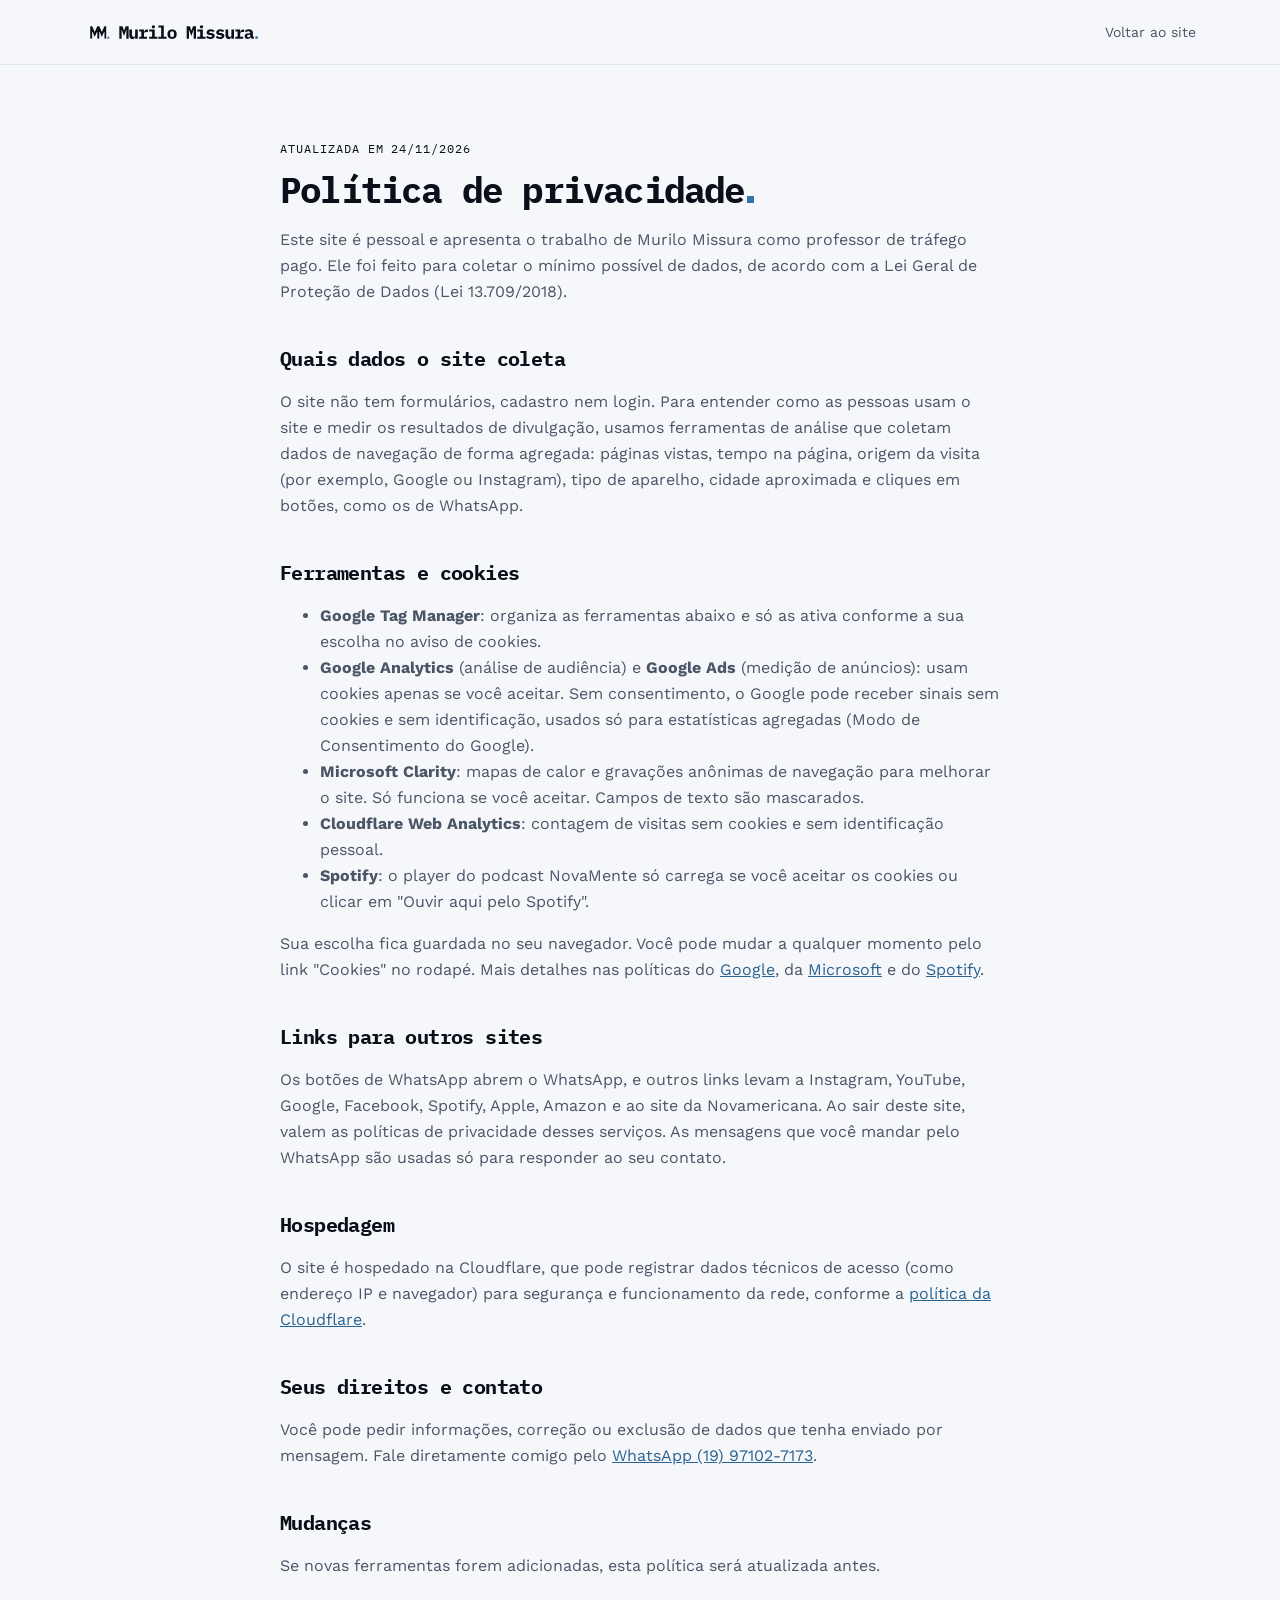
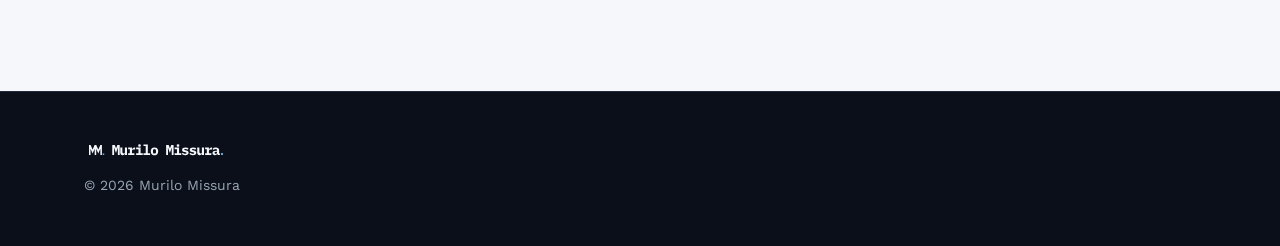
<file: privacidade.html>
<!doctype html>
<html lang="pt-br">
<head>
<meta charset="utf-8">
<!-- Consentimento (Consent Mode v2) + Google Tag Manager -->
<script>
window.dataLayer=window.dataLayer||[];function gtag(){dataLayer.push(arguments);}
gtag('consent','default',{ad_storage:'denied',ad_user_data:'denied',ad_personalization:'denied',analytics_storage:'denied',functionality_storage:'granted',security_storage:'granted',wait_for_update:500});
gtag('set','ads_data_redaction',true);
try{if(localStorage.getItem('mm-consent')==='yes'){gtag('consent','update',{ad_storage:'granted',ad_user_data:'granted',ad_personalization:'granted',analytics_storage:'granted'});dataLayer.push({event:'consent_ready',consent:'granted'});}}catch(e){}
(function(w,d,s,l,i){w[l]=w[l]||[];w[l].push({'gtm.start':new Date().getTime(),event:'gtm.js'});var f=d.getElementsByTagName(s)[0],j=d.createElement(s),dl=l!='dataLayer'?'&l='+l:'';j.async=true;j.src='https://www.googletagmanager.com/gtm.js?id='+i+dl;f.parentNode.insertBefore(j,f);})(window,document,'script','dataLayer','GTM-TDWP5HX4');
</script>

<meta name="viewport" content="width=device-width,initial-scale=1">
<title>Política de privacidade · Murilo Missura</title>
<meta name="description" content="Como o site murilomissura.com.br trata dados e cookies.">
<meta name="theme-color" content="#F5F7FA">
<link rel="canonical" href="https://murilomissura.com.br/privacidade.html">
<link rel="icon" href="assets/logo/avatar-azul.svg" type="image/svg+xml">
<link rel="stylesheet" href="assets/css/site.css?v=5">
<style>
.doc{max-width:720px;padding:64px 0 96px}
.doc h1{font-size:36px;line-height:42px;letter-spacing:-.05em;margin-bottom:8px}
.doc h2{font-size:20px;line-height:28px;letter-spacing:-.03em;margin:40px 0 8px}
.doc p,.doc li{color:var(--ink-muted)}
.doc .upd{font:500 12px/16px var(--mono);letter-spacing:.08em;text-transform:uppercase;color:var(--ink-azul)}
</style>
</head>
<body>
<noscript><iframe src="https://www.googletagmanager.com/ns.html?id=GTM-TDWP5HX4" height="0" width="0" style="display:none;visibility:hidden"></iframe></noscript>

<header class="top"><div class="wrap"><a href="/" aria-label="Murilo Missura, início"><img src="assets/logo/logo-horizontal-positivo.svg" alt="Murilo Missura" width="180" height="25"></a><nav class="nav"><a href="/">Voltar ao site</a></nav></div></header>
<main class="wrap doc">
  <p class="upd">Atualizada em 24/11/2026</p>
  <h1>Política de privacidade<span class="ponto"></span></h1>
  <p>Este site é pessoal e apresenta o trabalho de Murilo Missura como professor de tráfego pago. Ele foi feito para coletar o mínimo possível de dados, de acordo com a Lei Geral de Proteção de Dados (Lei 13.709/2018).</p>

  <h2>Quais dados o site coleta</h2>
  <p>O site não tem formulários, cadastro nem login. Para entender como as pessoas usam o site e medir os resultados de divulgação, usamos ferramentas de análise que coletam dados de navegação de forma agregada: páginas vistas, tempo na página, origem da visita (por exemplo, Google ou Instagram), tipo de aparelho, cidade aproximada e cliques em botões, como os de WhatsApp.</p>

  <h2>Ferramentas e cookies</h2>
  <ul>
    <li><strong>Google Tag Manager</strong>: organiza as ferramentas abaixo e só as ativa conforme a sua escolha no aviso de cookies.</li>
    <li><strong>Google Analytics</strong> (análise de audiência) e <strong>Google Ads</strong> (medição de anúncios): usam cookies apenas se você aceitar. Sem consentimento, o Google pode receber sinais sem cookies e sem identificação, usados só para estatísticas agregadas (Modo de Consentimento do Google).</li>
    <li><strong>Microsoft Clarity</strong>: mapas de calor e gravações anônimas de navegação para melhorar o site. Só funciona se você aceitar. Campos de texto são mascarados.</li>
    <li><strong>Cloudflare Web Analytics</strong>: contagem de visitas sem cookies e sem identificação pessoal.</li>
    <li><strong>Spotify</strong>: o player do podcast NovaMente só carrega se você aceitar os cookies ou clicar em "Ouvir aqui pelo Spotify".</li>
  </ul>
  <p>Sua escolha fica guardada no seu navegador. Você pode mudar a qualquer momento pelo link "Cookies" no rodapé. Mais detalhes nas políticas do <a href="https://policies.google.com/privacy?hl=pt-BR" target="_blank" rel="noopener">Google</a>, da <a href="https://privacy.microsoft.com/pt-br/privacystatement" target="_blank" rel="noopener">Microsoft</a> e do <a href="https://www.spotify.com/br-pt/legal/privacy-policy/" target="_blank" rel="noopener">Spotify</a>.</p>

<h2>Links para outros sites</h2>
  <p>Os botões de WhatsApp abrem o WhatsApp, e outros links levam a Instagram, YouTube, Google, Facebook, Spotify, Apple, Amazon e ao site da Novamericana. Ao sair deste site, valem as políticas de privacidade desses serviços. As mensagens que você mandar pelo WhatsApp são usadas só para responder ao seu contato.</p>

  <h2>Hospedagem</h2>
  <p>O site é hospedado na Cloudflare, que pode registrar dados técnicos de acesso (como endereço IP e navegador) para segurança e funcionamento da rede, conforme a <a href="https://www.cloudflare.com/pt-br/privacypolicy/" target="_blank" rel="noopener">política da Cloudflare</a>.</p>

  <h2>Seus direitos e contato</h2>
  <p>Você pode pedir informações, correção ou exclusão de dados que tenha enviado por mensagem. Fale diretamente comigo pelo <a href="https://wa.me/5519971027173" target="_blank" rel="noopener">WhatsApp (19) 97102-7173</a>.</p>

  <h2>Mudanças</h2>
  <p>Se novas ferramentas forem adicionadas, esta política será atualizada antes.</p>
</main>
<footer><div class="wrap"><div><img src="assets/logo/logo-horizontal-negativo.svg" alt="Murilo Missura" width="180" height="25"><p style="margin:8px 0 0">© 2026 Murilo Missura</p></div></div></footer>
</body>
</html>
</file>
<file: assets/css/site.css>
@font-face{font-family:"Work Sans";src:url("../fonts/WorkSans-Regular.woff") format("woff");font-weight:400;font-display:swap}
@font-face{font-family:"Work Sans";src:url("../fonts/WorkSans-Bold.woff") format("woff");font-weight:600 700;font-display:swap}
@font-face{font-family:"IBM Plex Mono";src:url("../fonts/IBMPlexMono-Regular.woff") format("woff");font-weight:400 500;font-display:swap}
@font-face{font-family:"IBM Plex Mono";src:url("../fonts/IBMPlexMono-Bold.woff") format("woff");font-weight:600 700;font-display:swap}
:root{
  --grafite:#0A0F1A;--preto:#0A0F1A;--papel:#F5F7FA;--sinal:#3274A5;--azul:#3274A5;--azul-escuro:#24577E;--azul-claro:#9CC3E4;--on-sinal:#FFFFFF;
  --dado:#2A6290;--surface:#F5F7FA;--surface-raised:#FFFFFF;--ink:#0A0F1A;--ink-muted:#4A5566;
  --ink-sinal:#2A6290;--line:#E2E6EC;--line-strong:#707B8B;--positivo:#157A4A;--focus:#3274A5;
  --sans:"Work Sans",system-ui,-apple-system,"Segoe UI",sans-serif;
  --mono:"IBM Plex Mono",ui-monospace,"SF Mono",Menlo,monospace;--title:"IBM Plex Mono",ui-monospace,Menlo,monospace;
  --r-sm:4px;--r-md:8px;--r-lg:16px;
  --shadow:0 1px 2px rgba(10,15,26,.05),0 8px 24px rgba(10,15,26,.06);
  --max:1160px;--pad:24px;--ease:cubic-bezier(.2,.7,.2,1);
}
*{box-sizing:border-box}
html{scroll-behavior:smooth;-webkit-text-size-adjust:100%}
@media (prefers-reduced-motion:reduce){html{scroll-behavior:auto}}
body{margin:0;font-family:var(--sans);font-size:16px;line-height:26px;color:var(--ink);background:var(--surface);-webkit-font-smoothing:antialiased}
img,video{max-width:100%;display:block}
a{color:var(--dado)}
a:focus-visible,button:focus-visible,summary:focus-visible{outline:2px solid var(--focus);outline-offset:2px;border-radius:var(--r-sm)}
.wrap{max-width:var(--max);margin:0 auto;padding:0 var(--pad)}
.ponto{display:inline-block;width:.2em;height:.2em;background:var(--sinal);margin-left:.06em}
.skip{position:absolute;left:-9999px}.skip:focus{left:16px;top:16px;z-index:99;background:var(--papel);padding:8px 12px}

/* Header */
.top{position:sticky;top:0;z-index:20;background:rgba(245,247,250,.85);backdrop-filter:saturate(1.4) blur(12px);-webkit-backdrop-filter:saturate(1.4) blur(12px);border-bottom:1px solid var(--line)}
.top .wrap{display:flex;align-items:center;justify-content:space-between;height:64px;gap:24px}
.top img{height:25px;width:auto}
.nav{display:flex;gap:28px;align-items:center}
.nav a{color:var(--ink-muted);text-decoration:none;font-size:14px;font-weight:500;transition:color .15s}
.nav a:hover{color:var(--ink)}
@media (max-width:860px){.nav .lk{display:none}}

/* Buttons */
.btn{display:inline-flex;align-items:center;gap:8px;font:600 16px/24px var(--sans);padding:12px 24px;border-radius:var(--r-md);text-decoration:none;border:1px solid transparent;transition:background .15s,border-color .15s;cursor:pointer}
.btn svg{width:20px;height:20px;flex:none}
.btn-primary{background:var(--sinal);color:var(--on-sinal)}
.btn-primary:hover{background:#24577E}
.btn-secondary{color:var(--ink);border-color:var(--line-strong);background:transparent}
.btn-secondary:hover{border-color:var(--ink)}
.dark .btn-secondary{color:var(--papel);border-color:#7C8898}
.dark .btn-secondary:hover{border-color:var(--papel)}
.btn-sm{padding:8px 16px;font-size:14px}
@media (prefers-reduced-motion:reduce){.btn{transition:none}}

/* Type */
.eyebrow{font:500 12px/16px var(--mono);letter-spacing:.08em;text-transform:uppercase;color:var(--ink-sinal);margin:0 0 16px}
.dark .eyebrow{color:#6FA8D6}
h1,h2,h3{margin:0;font-family:var(--title);font-weight:700;color:inherit}
.h-xl{font-size:60px;line-height:64px;letter-spacing:-.06em}
.h-d{font-size:40px;line-height:46px;letter-spacing:-.05em}
.h3{font-size:19px;line-height:26px;font-weight:700;letter-spacing:-.03em}
.lead{font-size:18px;line-height:28px;color:var(--ink-muted);max-width:60ch;margin:16px 0 0}
.dark .lead{color:#9AA6B5}
@media (max-width:720px){.h-xl{font-size:38px;line-height:42px}.h-d{font-size:28px;line-height:34px}}

section{padding:96px 0}
@media (max-width:720px){section{padding:64px 0}}
.dark{background:var(--grafite);color:var(--papel)}

/* Hero */
.hero{padding:72px 0 96px}
.hero .wrap{display:grid;grid-template-columns:1.15fr .85fr;gap:64px;align-items:center}
.hero .ctas{display:flex;gap:16px;flex-wrap:wrap;margin-top:32px}
.hero-media{position:relative;border-radius:var(--r-lg);overflow:hidden;aspect-ratio:4/5;background:var(--line);box-shadow:0 2px 4px rgba(10,15,26,.06),0 24px 48px rgba(10,15,26,.10)}
.hero-media video{width:100%;height:100%;object-fit:cover}
.hero-media .cap{position:absolute;left:16px;bottom:16px;font:500 11px/16px var(--mono);letter-spacing:.06em;text-transform:uppercase;color:var(--papel);background:rgba(10,15,26,.7);padding:4px 8px;border-radius:var(--r-sm)}
@media (max-width:860px){.hero .wrap{grid-template-columns:1fr;gap:40px}.hero-media{max-width:420px}}

/* Proof strip */
.proof{background:var(--surface);color:var(--ink);padding:0 0 72px;position:relative;z-index:1}
.proof .grid{display:grid;grid-template-columns:repeat(3,1fr);border-top:1px solid var(--line)}
.proof .it{padding:32px 24px 0 0}
.proof b{display:block;font:500 44px/48px var(--mono);letter-spacing:-.02em}
.proof span{font:500 12px/16px var(--mono);letter-spacing:.08em;text-transform:uppercase;color:var(--ink-muted)}
.proof small{display:block;margin-top:24px;color:var(--ink-muted);font-size:13px}
@media (max-width:720px){.proof .grid{grid-template-columns:1fr}.proof .it{padding:24px 0 0}}

/* Steps */
.steps{display:grid;grid-template-columns:repeat(3,1fr);gap:32px;margin-top:48px}
.step{border-top:2px solid var(--ink);padding-top:20px}
.step .n{font:500 12px/16px var(--mono);letter-spacing:.08em;color:var(--ink-sinal)}
.step h3{margin:8px 0}
.step p{margin:0;color:var(--ink-muted)}
@media (max-width:860px){.steps{grid-template-columns:1fr}}

/* Novamericana */
.split{display:grid;grid-template-columns:1fr 1fr;gap:64px;align-items:start}
@media (max-width:860px){.split{grid-template-columns:1fr;gap:32px}}
.card{background:var(--surface-raised);border:1px solid var(--line);border-radius:var(--r-lg);box-shadow:var(--shadow);padding:24px}
.courses{display:grid;gap:16px}
.course h3{margin-bottom:4px}
.course p{margin:0;color:var(--ink-muted)}
.tag{display:inline-block;font:500 11px/16px var(--mono);letter-spacing:.06em;text-transform:uppercase;color:var(--ink-muted);border:1px solid var(--line);border-radius:var(--r-sm);padding:2px 8px;margin-bottom:12px}
.nova-logo{height:22px;width:auto;margin:24px 0 8px}
.agenda{margin-top:16px;border-top:1px solid var(--line)}
.agenda li{display:grid;grid-template-columns:110px 1fr;gap:12px;padding:10px 0;border-bottom:1px solid var(--line);font-size:15px}
.agenda li b{font:500 13px/26px var(--mono);color:var(--ink-muted);text-transform:uppercase;letter-spacing:.04em}
.agenda ul{list-style:none;margin:0;padding:0}

/* Turmas grid */
.turmas{display:grid;grid-template-columns:repeat(4,1fr);gap:16px;margin-top:48px;align-items:start}
.turma{margin:0}
.turma img{border-radius:var(--r-lg);aspect-ratio:4/3;object-fit:cover;width:100%;height:auto;background:var(--line)}
.turma figcaption{margin-top:8px;font:500 12px/16px var(--mono);letter-spacing:.06em;text-transform:uppercase;color:var(--ink-muted)}
.turma.destaque{grid-column:1/-1}
.turma.destaque img{aspect-ratio:21/9;object-position:center 60%}
.also{margin-top:24px;color:var(--ink-muted);font-size:15px}
@media (max-width:860px){.turmas{grid-template-columns:1fr 1fr}.turma.destaque img{aspect-ratio:4/3}}

/* Reviews */
.quote-main{font-size:26px;line-height:36px;letter-spacing:-.01em;font-weight:400;margin:0;max-width:30ch}
.quote-main .hl{color:var(--ink-sinal)}
.who{margin-top:16px;font:500 12px/16px var(--mono);letter-spacing:.06em;text-transform:uppercase;color:var(--ink-muted)}
.reviews{display:grid;grid-template-columns:repeat(3,1fr);gap:16px;margin-top:48px}
.review p{margin:0 0 16px}
.review mark{background:none;color:var(--ink);font-weight:600}
@media (max-width:860px){.reviews{grid-template-columns:1fr}}
.note{font-size:13px;color:var(--ink-muted);margin-top:24px}

/* Podcast */
.eps{display:grid;grid-template-columns:1fr 1fr;gap:16px;margin-top:48px}
.ep .num{font:500 12px/16px var(--mono);letter-spacing:.08em;text-transform:uppercase;color:var(--ink-azul,#2A6290)}
.ep h3{margin:8px 0}
.ep p{margin:0;color:var(--ink-muted)}
.dark .card{background:#121A28;border-color:#1F2A3A;box-shadow:none}
.platforms{display:flex;flex-wrap:wrap;gap:12px;margin-top:32px}
@media (max-width:720px){.eps{grid-template-columns:1fr}}

/* Timeline */
.timeline{list-style:none;margin:48px 0 0;padding:0;border-left:2px solid var(--line);max-width:760px}
.timeline li{position:relative;padding:0 0 32px 32px}
.timeline li::before{content:"";position:absolute;left:-7px;top:6px;width:12px;height:12px;background:var(--surface);border:2px solid var(--line-strong)}
.timeline li.now::before{background:var(--sinal);border-color:var(--sinal)}
.timeline .when{font:500 12px/16px var(--mono);letter-spacing:.08em;text-transform:uppercase;color:var(--ink-muted)}
.timeline h3{margin:4px 0}
.timeline p{margin:0;color:var(--ink-muted)}

/* Missura */
.mn-logo{height:24px;width:auto;margin-bottom:24px}
.cases{display:grid;grid-template-columns:1fr 1fr;gap:16px;margin-top:40px}
.case h3{font-size:21px;line-height:28px;margin:4px 0 16px;letter-spacing:-.04em}
.case .res{display:flex;gap:32px;flex-wrap:wrap;border-top:1px solid var(--line);padding-top:16px}
.case .res b{display:block;font:500 30px/36px var(--mono);letter-spacing:-.02em;color:var(--positivo)}
.case .res b.n{color:var(--ink)}
.case .res span{font:500 11px/16px var(--mono);letter-spacing:.06em;text-transform:uppercase;color:var(--ink-muted)}
.case .src{font-size:13px;color:var(--ink-muted);margin:16px 0 0}
.services{display:flex;gap:8px;flex-wrap:wrap;margin:24px 0}
@media (max-width:860px){.cases{grid-template-columns:1fr}}

/* FAQ */
.faq{max-width:760px;margin-top:40px}
.faq details{border-bottom:1px solid var(--line);padding:20px 0}
.faq summary{cursor:pointer;font-weight:600;font-size:18px;list-style:none;display:flex;justify-content:space-between;gap:16px}
.faq summary::-webkit-details-marker{display:none}
.faq summary::after{content:"+";font:400 24px/24px var(--mono);color:var(--ink-muted)}
.faq details[open] summary::after{content:"–"}
.faq p{margin:12px 0 0;color:var(--ink-muted)}

/* CTA + footer */
.final{text-align:left}
.final .h-d{max-width:18ch}
.final .ctas{margin-top:32px;display:flex;gap:16px;flex-wrap:wrap}
footer{background:var(--grafite);color:#9AA6B5;padding:48px 0;border-top:1px solid #1F2A3A;font-size:14px}
footer .wrap{display:flex;justify-content:space-between;gap:32px;flex-wrap:wrap;align-items:flex-start}
footer img{height:20px;width:auto;margin-bottom:12px}
footer a{color:#9AA6B5;text-decoration:none}
footer a:hover{color:var(--papel)}
footer ul{list-style:none;margin:0;padding:0;display:grid;gap:6px}
footer h4{margin:0 0 10px;font:500 11px/16px var(--mono);letter-spacing:.08em;text-transform:uppercase;color:#7C8898}

/* Floating WhatsApp (mobile) */
.wa-float{position:fixed;right:16px;bottom:16px;z-index:30;display:none;width:56px;height:56px;border-radius:50%;background:var(--sinal);color:var(--on-sinal);align-items:center;justify-content:center;box-shadow:0 6px 20px rgba(0,0,0,.25)}
.wa-float svg{width:26px;height:26px}
@media (max-width:720px){.wa-float{display:flex}}
.nav a.btn-primary,.nav a.btn-primary:hover{color:var(--on-sinal)}

/* WhatsApp buttons (cor oficial, texto grafite para contraste 10:1) */
.btn-wa{background:#25D366;color:#0A0F1A}
.btn-wa:hover{background:#1EBE5A}
.nav a.btn-wa,.nav a.btn-wa:hover{color:#0A0F1A}
.wa-float{background:#25D366;color:#0A0F1A}

/* Reviews no formato das plataformas */
.rv{background:#fff;border:1px solid #DADCE0;border-radius:12px;padding:16px 18px;font-family:Roboto,Arial,var(--sans);color:#202124;display:flex;flex-direction:column;gap:10px}
.rv-head{display:flex;align-items:center;gap:12px}
.rv-av{width:40px;height:40px;border-radius:50%;display:flex;align-items:center;justify-content:center;color:#fff;font-weight:500;font-size:18px;flex:none}
.rv-name{font-size:15px;font-weight:500;line-height:20px}
.rv-meta{font-size:12px;color:#5F6368;line-height:16px}
.rv-stars{display:flex;align-items:center;gap:8px;font-size:12px;color:#5F6368}
.rv-stars span{color:#FBBC04;font-size:15px;letter-spacing:1px}
.rv p{margin:0;font-size:14px;line-height:21px}
.rv-src{margin-top:auto;display:flex;align-items:center;gap:6px;font-size:12px;color:#5F6368;border-top:1px solid #F1F3F4;padding-top:10px}
.rv-src b{font-weight:500}
.rv.fb{background:#fff;border-color:#DADDE1;font-family:Helvetica,Arial,var(--sans);color:#050505}
.rv.fb .rv-rec{font-size:13px;color:#65676B}
.rv.fb .rv-rec b{color:#050505;font-weight:600}
.rv.fb .rv-rec i{font-style:normal;color:#F02849}
.rv-g{width:14px;height:14px;border-radius:50%;background:conic-gradient(#EA4335 0 25%,#FBBC04 0 50%,#34A853 0 75%,#4285F4 0);display:inline-block}
.rv-f{width:14px;height:14px;border-radius:50%;background:#1877F2;color:#fff;font:700 10px/14px Arial;text-align:center;display:inline-block}
.reviews{align-items:stretch}
.reviews .rv.big{grid-column:1/-1}
.reviews .rv.big p{font-size:16px;line-height:24px}

/* Cidades das próximas turmas */
.cities{display:grid;grid-template-columns:repeat(3,1fr);gap:16px;margin-top:24px}
.city{position:relative;border-radius:var(--r-lg);overflow:hidden;aspect-ratio:4/3;background:var(--grafite);color:var(--papel);padding:20px;display:flex;flex-direction:column;justify-content:flex-end}
.city img{position:absolute;inset:0;width:100%;height:100%;object-fit:cover;opacity:.55}
.city>*{position:relative}
.city .m{font:500 12px/16px var(--mono);letter-spacing:.08em;text-transform:uppercase;color:#6FA8D6}
.city h3{font-size:22px;line-height:28px;letter-spacing:-.04em;margin:4px 0 8px}
.city .c{font:500 11px/16px var(--mono);letter-spacing:.06em;text-transform:uppercase;color:#9AA6B5}
.city::after{content:"";position:absolute;right:20px;top:20px;width:10px;height:10px;background:#6FA8D6}
@media (max-width:860px){.cities{grid-template-columns:1fr 1fr}}
@media (max-width:520px){.cities{grid-template-columns:1fr}}
.cities-wrap{margin-top:64px}

/* ===== v2 · movimento ambiente ===== */
.hero{position:relative;overflow:hidden;background:var(--surface);color:var(--ink)}
.hero .wrap{position:relative;z-index:1}
.dots{position:absolute;inset:0;background-image:radial-gradient(rgba(50,116,165,.30) 1px,transparent 1.3px);background-size:24px 24px;animation:drift 40s linear infinite;-webkit-mask-image:radial-gradient(ellipse 60% 75% at 72% 45%,#000 15%,transparent 72%);mask-image:radial-gradient(ellipse 60% 75% at 72% 45%,#000 15%,transparent 72%);pointer-events:none}
@keyframes drift{to{background-position:24px 24px}}
.dataline{position:absolute;left:0;bottom:0;width:100%;height:240px;pointer-events:none;overflow:visible}
.dataline .ln{fill:none;stroke:var(--azul);stroke-width:2;stroke-linejoin:miter;vector-effect:non-scaling-stroke;stroke-dasharray:3200;stroke-dashoffset:3200;animation:draw 2.4s var(--ease) .2s forwards}
.dataline .area{fill:url(#mmfade);opacity:0;animation:fadein 1.4s ease 1.4s forwards}
@keyframes draw{to{stroke-dashoffset:0}}
@keyframes fadein{to{opacity:1}}
.dl-pt{position:absolute;width:12px;height:12px;background:var(--azul);right:1.5%;bottom:calc(240px * .9 - 6px);opacity:0;animation:fadein .35s ease 2.5s forwards,pulse 3s ease-in-out 3s infinite}
@keyframes pulse{50%{box-shadow:0 0 0 8px rgba(50,116,165,.12)}}
.marquee{border-top:1px solid var(--line);border-bottom:1px solid var(--line);overflow:hidden;background:var(--surface-raised)}
.marquee .track{display:flex;width:max-content;animation:scroll 50s linear infinite}
.marquee span{font:500 12px/16px var(--mono);letter-spacing:.1em;text-transform:uppercase;color:var(--ink-muted);white-space:nowrap;display:flex;align-items:center;gap:28px;padding:18px 28px 18px 0}
.marquee span::after{content:"";width:6px;height:6px;background:var(--azul)}
.marquee:hover .track{animation-play-state:paused}
@keyframes scroll{to{transform:translateX(-50%)}}
.reveal{opacity:0;transform:translateY(18px);transition:opacity .6s var(--ease),transform .6s var(--ease)}
.reveal.in{opacity:1;transform:none}
.card,.city{transition:transform .3s var(--ease),box-shadow .3s var(--ease),opacity .6s var(--ease)}
a.card:hover,.course:hover,.case:hover,.city:hover{transform:translateY(-4px)}
.turma{overflow:hidden}
.turma img{transition:transform .6s var(--ease)}
.turma:hover img{transform:scale(1.03)}
@media (max-width:720px){.dataline{height:160px}.dl-pt{bottom:calc(160px * .9 - 6px)}}
@media (prefers-reduced-motion:reduce){
  .dots,.marquee .track,.dl-pt{animation:none}
  .dl-pt{opacity:1}
  .dataline .ln{animation:none;stroke-dashoffset:0}.dataline .area{animation:none;opacity:1}
  .reveal{opacity:1;transform:none;transition:none}
  .card,.city,.turma img{transition:none}
}
.hero{padding:72px 0 200px}
.dataline{height:170px}.dl-pt{bottom:calc(170px * .9 - 6px)}
@media (max-width:720px){.hero{padding:48px 0 150px}.dataline{height:120px}.dl-pt{bottom:calc(120px * .9 - 6px)}}

/* ===== v3 · turmas em formato ingresso ===== */
.tickets{display:grid;grid-template-columns:repeat(3,1fr);gap:16px;margin-top:32px}
.tk{display:grid;grid-template-columns:104px 1fr;background:var(--surface-raised);border:1px solid var(--line);border-radius:var(--r-lg);box-shadow:var(--shadow);overflow:hidden;position:relative;transition:transform .3s var(--ease),box-shadow .3s var(--ease),border-color .3s,opacity .6s var(--ease)}
.tk:hover{transform:translateY(-4px);border-color:var(--azul-claro);box-shadow:0 2px 4px rgba(10,15,26,.05),0 16px 32px rgba(10,15,26,.10)}
.tk-date{display:flex;flex-direction:column;align-items:center;justify-content:center;gap:2px;padding:20px 8px;color:#fff;text-align:center;position:relative}
.tk--tp .tk-date{background:var(--azul)}
.tk--ia .tk-date{background:var(--preto)}
.tk-date b{font:500 26px/30px var(--mono);letter-spacing:-.04em}
.tk-date span{font:500 13px/16px var(--mono);letter-spacing:.14em;text-transform:uppercase}
.tk-date small{font:400 11px/14px var(--sans);opacity:.75;margin-top:6px}
.tk-date::after{content:"";position:absolute;right:-1px;top:10px;bottom:10px;border-right:2px dashed var(--surface-raised)}
.tk::before,.tk::after{content:"";position:absolute;left:96px;width:16px;height:16px;border-radius:50%;background:var(--surface);border:1px solid var(--line);z-index:1}
.tk::before{top:-9px}.tk::after{bottom:-9px}
.tk-body{padding:18px 20px 16px;display:flex;flex-direction:column;align-items:flex-start;gap:6px;min-width:0}
.tk-curso{font:500 11px/16px var(--mono);letter-spacing:.08em;text-transform:uppercase;color:var(--ink-azul)}
.tk--ia .tk-curso{color:var(--ink)}
.tk h3{font-size:19px;line-height:25px;letter-spacing:-.04em;font-weight:700}
.tk h3 span{color:var(--ink-muted);font-weight:400}
.tk-st{display:inline-flex;align-items:center;gap:6px;font-size:13px;line-height:18px;color:var(--ink-muted)}
.tk-st::before{content:"";width:7px;height:7px;border-radius:50%}
.tk-st.ok{color:#157A4A}.tk-st.ok::before{background:#1FA463;box-shadow:0 0 0 3px rgba(31,164,99,.15)}
.tk-st.prev::before{background:transparent;border:1.5px solid var(--line-strong)}
.tk-cta{margin-top:auto;padding-top:8px;font-weight:600;font-size:14px;color:var(--ink-azul);text-decoration:none}
.tk-cta span{display:inline-block;transition:transform .2s var(--ease)}
.tk:hover .tk-cta span{transform:translateX(4px)}
.tk-cta::before{content:"";position:absolute;inset:0;z-index:2}
.tk-empty{margin-top:24px;color:var(--ink-muted)}
@media (max-width:980px){.tickets{grid-template-columns:1fr 1fr}}
@media (max-width:620px){.tickets{grid-template-columns:1fr}}

/* ===== v3 · podcast com player ===== */
.pod{background:var(--surface-raised);border-top:1px solid var(--line);border-bottom:1px solid var(--line)}
.pod-grid{display:grid;grid-template-columns:1fr 1fr;gap:64px;align-items:center}
.player{border-radius:12px;overflow:hidden;min-height:352px;background:var(--preto)}
.player iframe{display:block}
.player-ph{min-height:352px;display:flex;flex-direction:column;align-items:flex-start;justify-content:flex-end;gap:16px;padding:32px;color:var(--papel);
  background:radial-gradient(rgba(111,168,214,.25) 1px,transparent 1.3px) 0 0/20px 20px,linear-gradient(160deg,#121A28,#0A0F1A 60%)}
.player-k{font:500 12px/16px var(--mono);letter-spacing:.1em;text-transform:uppercase;color:#6FA8D6}
.player-play{display:inline-flex;align-items:center;gap:10px;font:600 16px/24px var(--sans);background:#1DB954;color:#0A0F1A;border:0;border-radius:999px;padding:12px 22px 12px 16px;cursor:pointer}
.player-play svg{width:22px;height:22px}
.player-play:hover{background:#1ED760}
.player-ph small{font-size:12px;color:#9AA6B5}.player-ph small a{color:#9AA6B5}
@media (max-width:860px){.pod-grid{grid-template-columns:1fr;gap:32px}}

/* ===== v3 · aviso de cookies ===== */
.ck{position:fixed;left:16px;right:16px;bottom:16px;z-index:40;max-width:720px;margin:0 auto;background:var(--surface-raised);border:1px solid var(--line);border-radius:var(--r-lg);box-shadow:0 8px 32px rgba(10,15,26,.16);padding:16px 18px;display:flex;align-items:center;gap:16px}
.ck[hidden]{display:none}
.ck p{margin:0;font-size:14px;line-height:20px;color:var(--ink-muted)}
.ck a{color:var(--ink-azul)}
.ck-b{display:flex;gap:8px;flex:none}
body.ck-on .wa-float{bottom:132px}
@media (max-width:620px){.ck{flex-direction:column;align-items:stretch}.ck-b .btn{flex:1;justify-content:center}}
.linkbtn{background:none;border:0;padding:0;font:inherit;color:inherit;cursor:pointer;text-decoration:underline}
@media (prefers-reduced-motion:reduce){.tk,.tk-cta span{transition:none}}

.cases-title{font-size:24px;line-height:30px;letter-spacing:-.04em;margin:56px 0 4px}
.cases-sub{margin:0;color:var(--ink-muted);font-size:15px}
@media (max-width:720px){.cases-title{font-size:20px;line-height:26px;margin-top:40px}}
.cases-sub+.cases{margin-top:24px}
</file>
